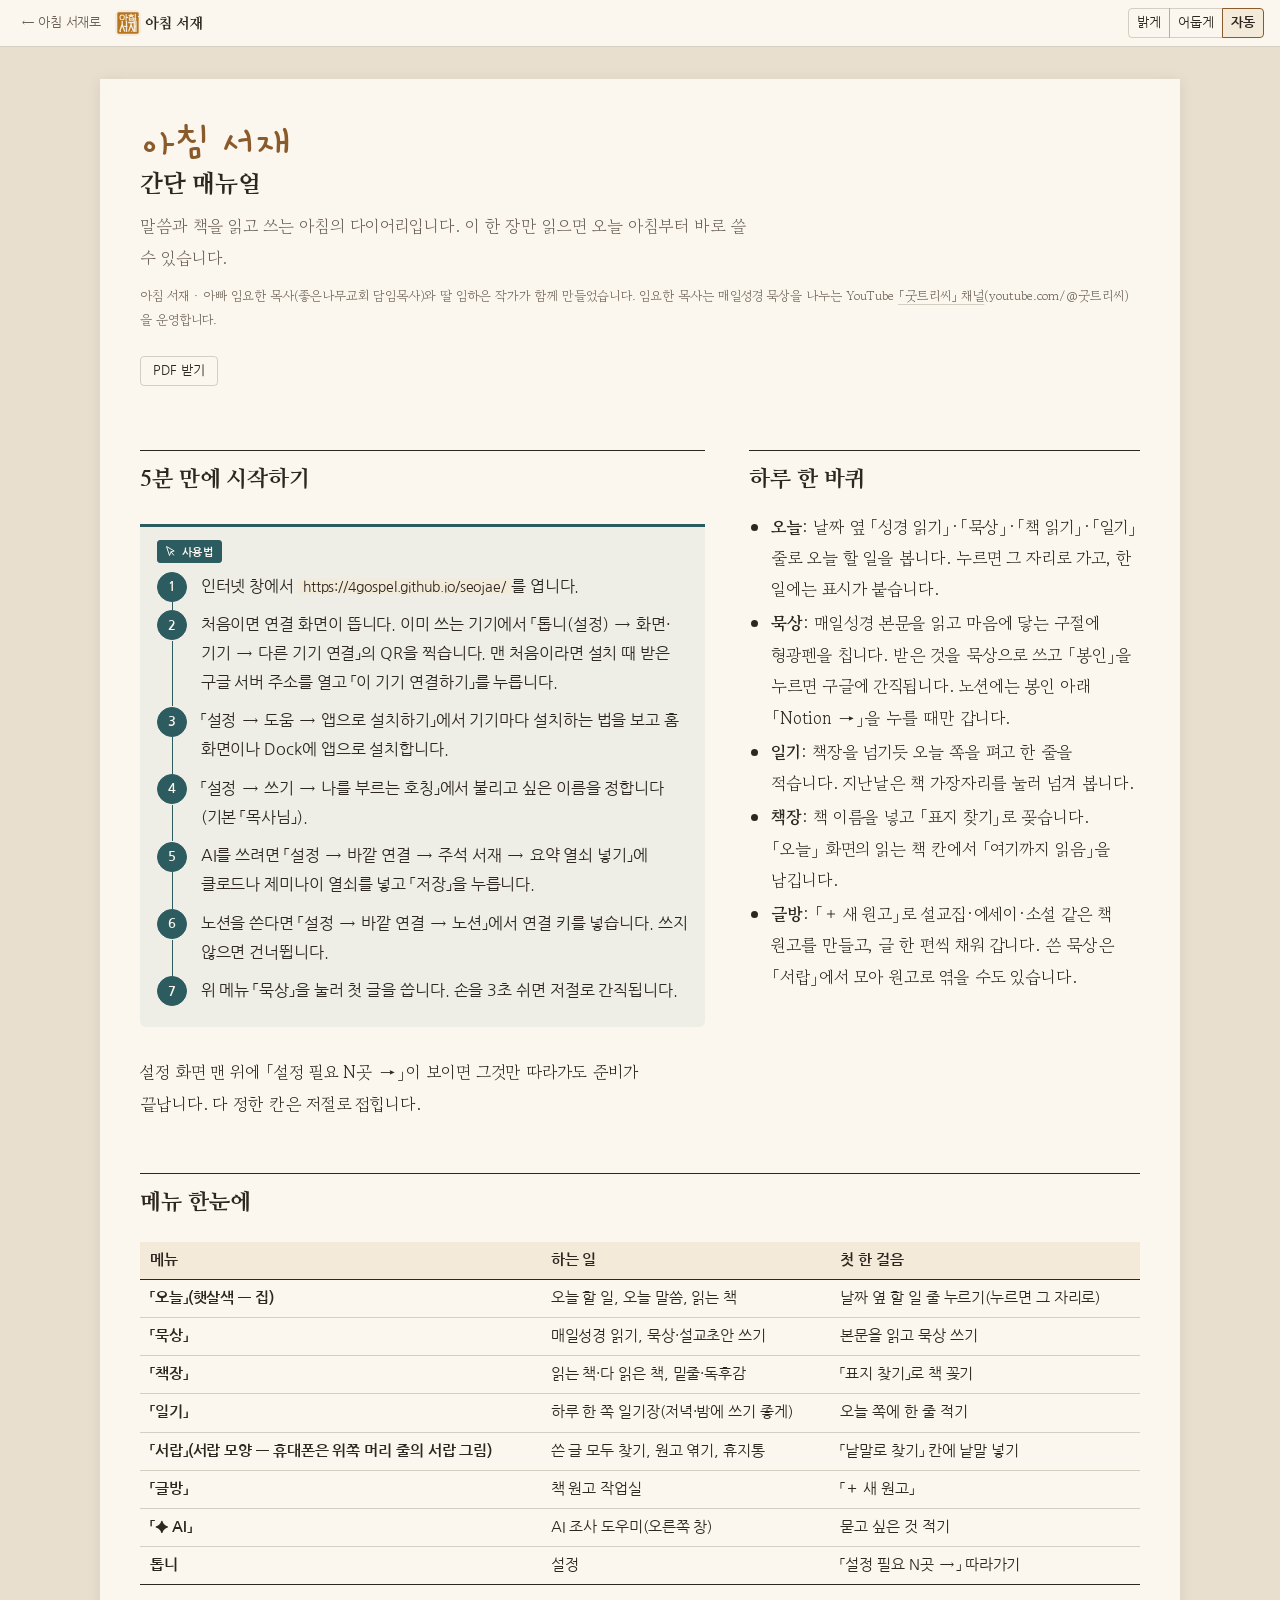
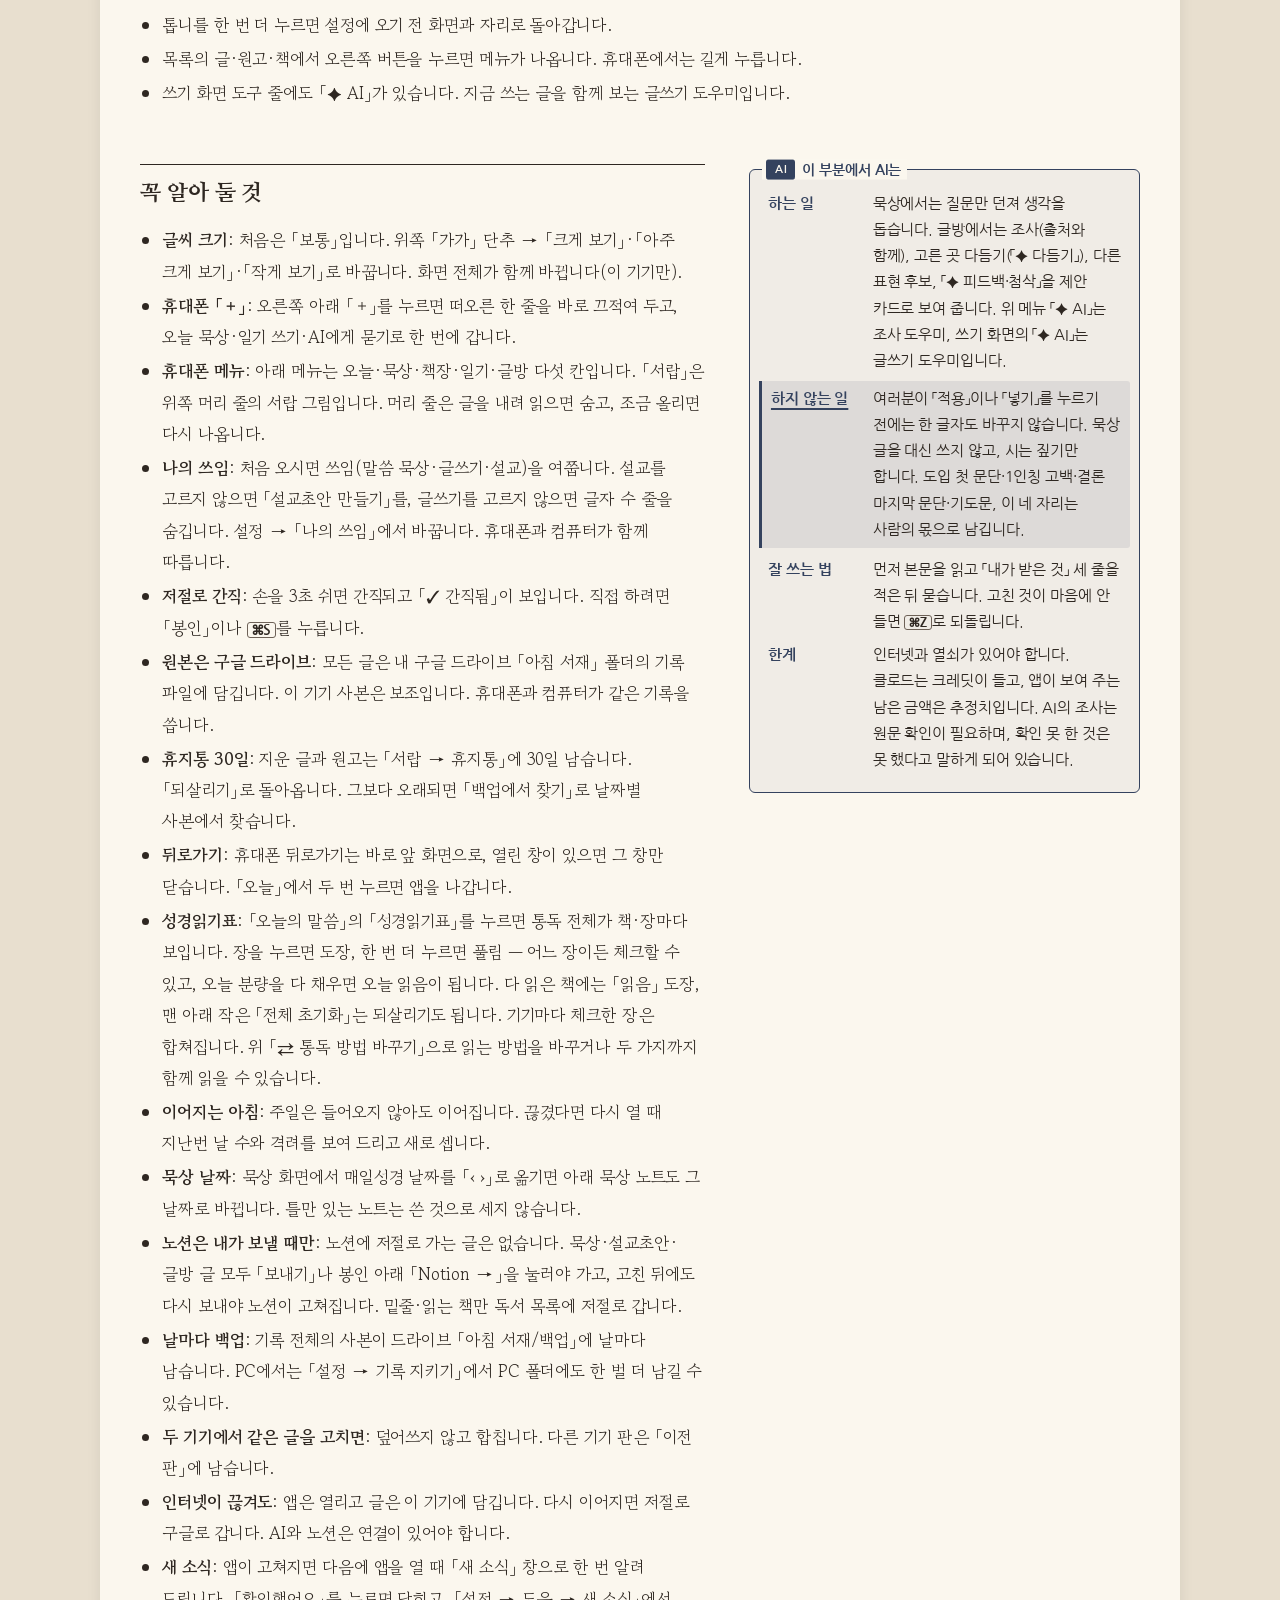
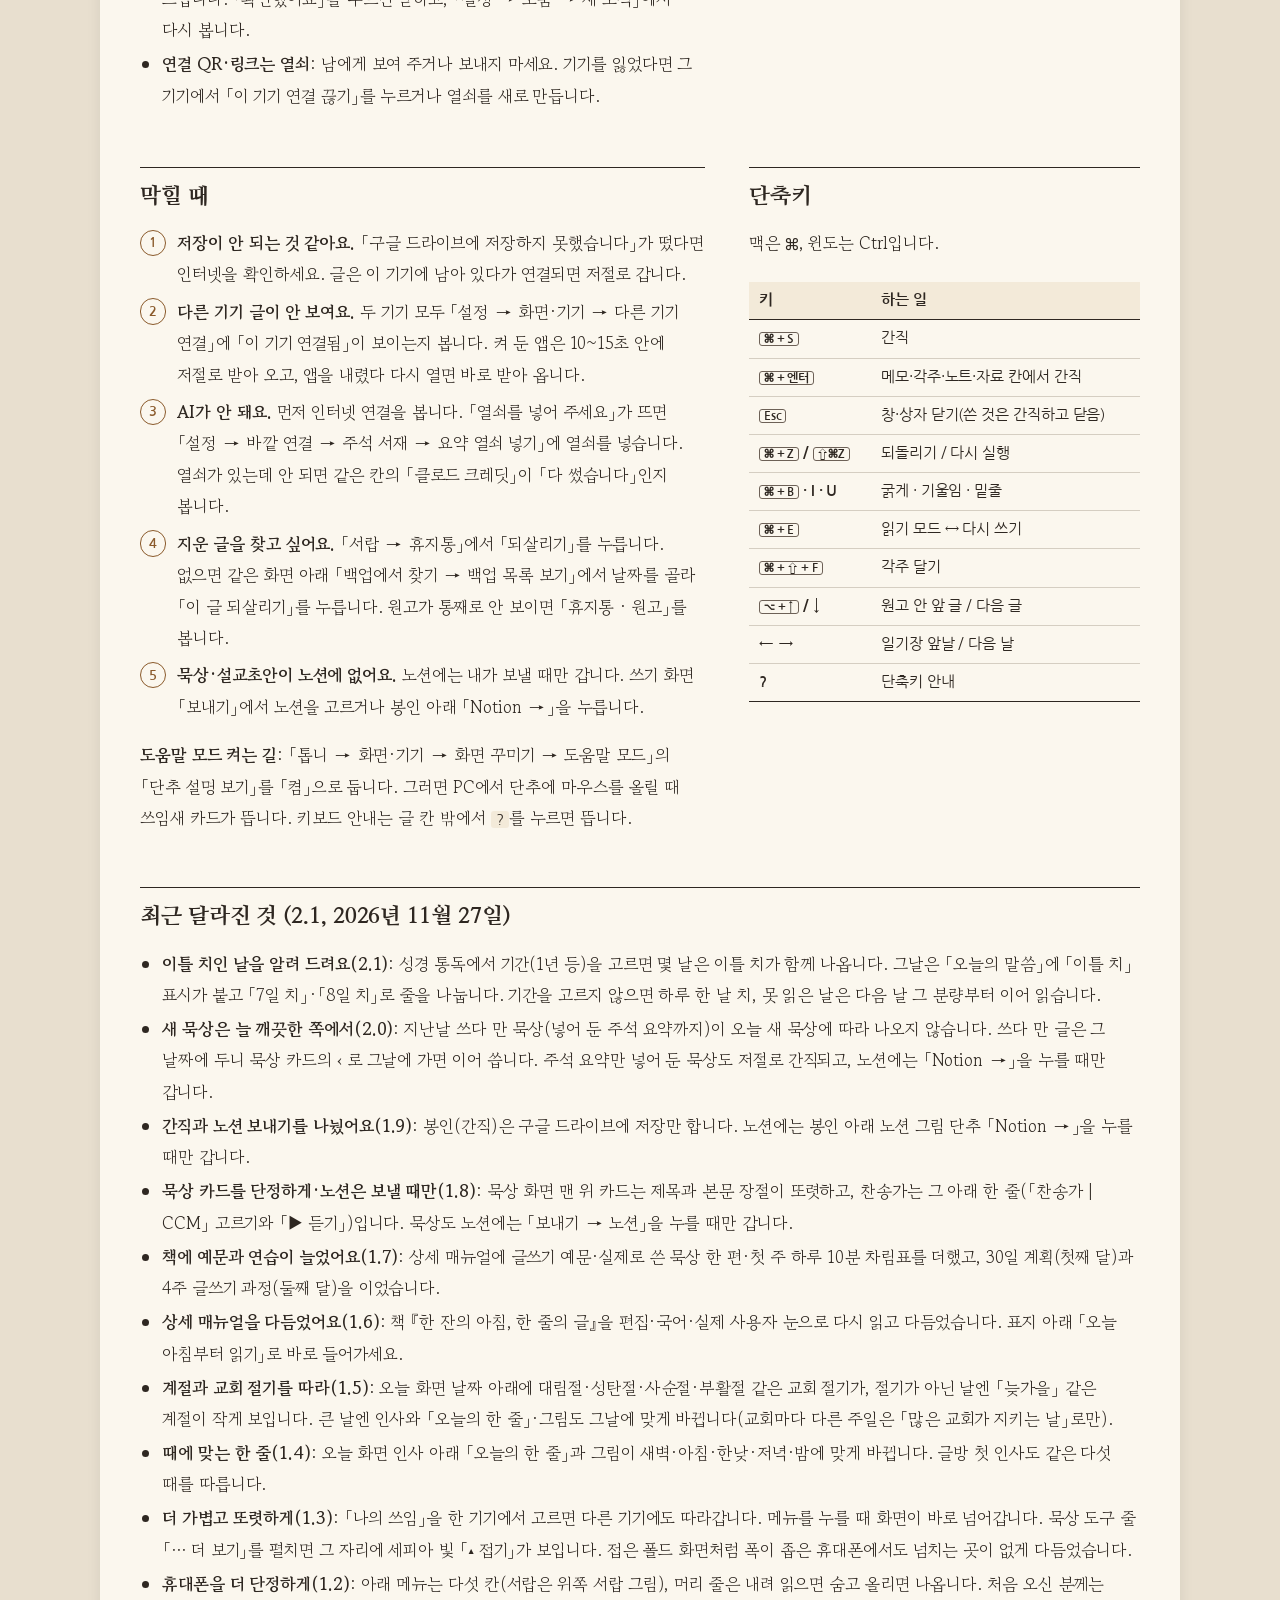
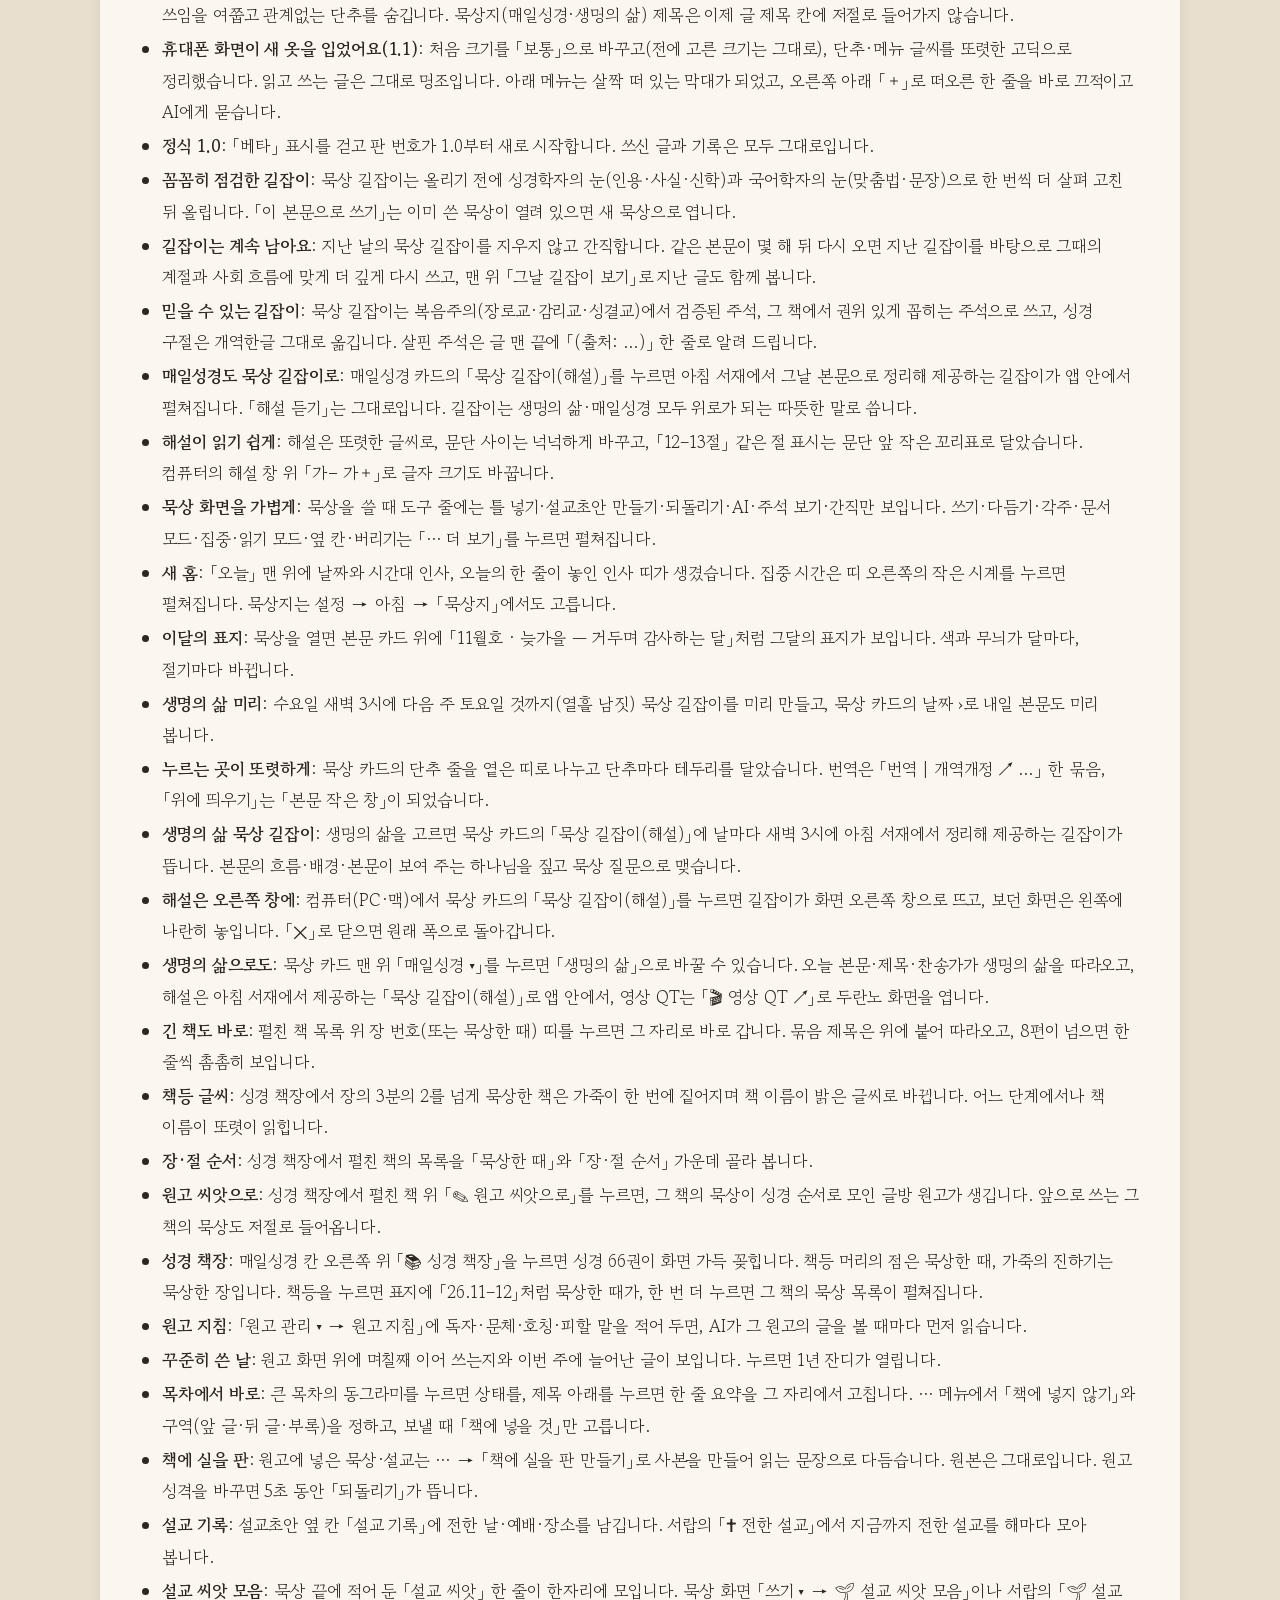
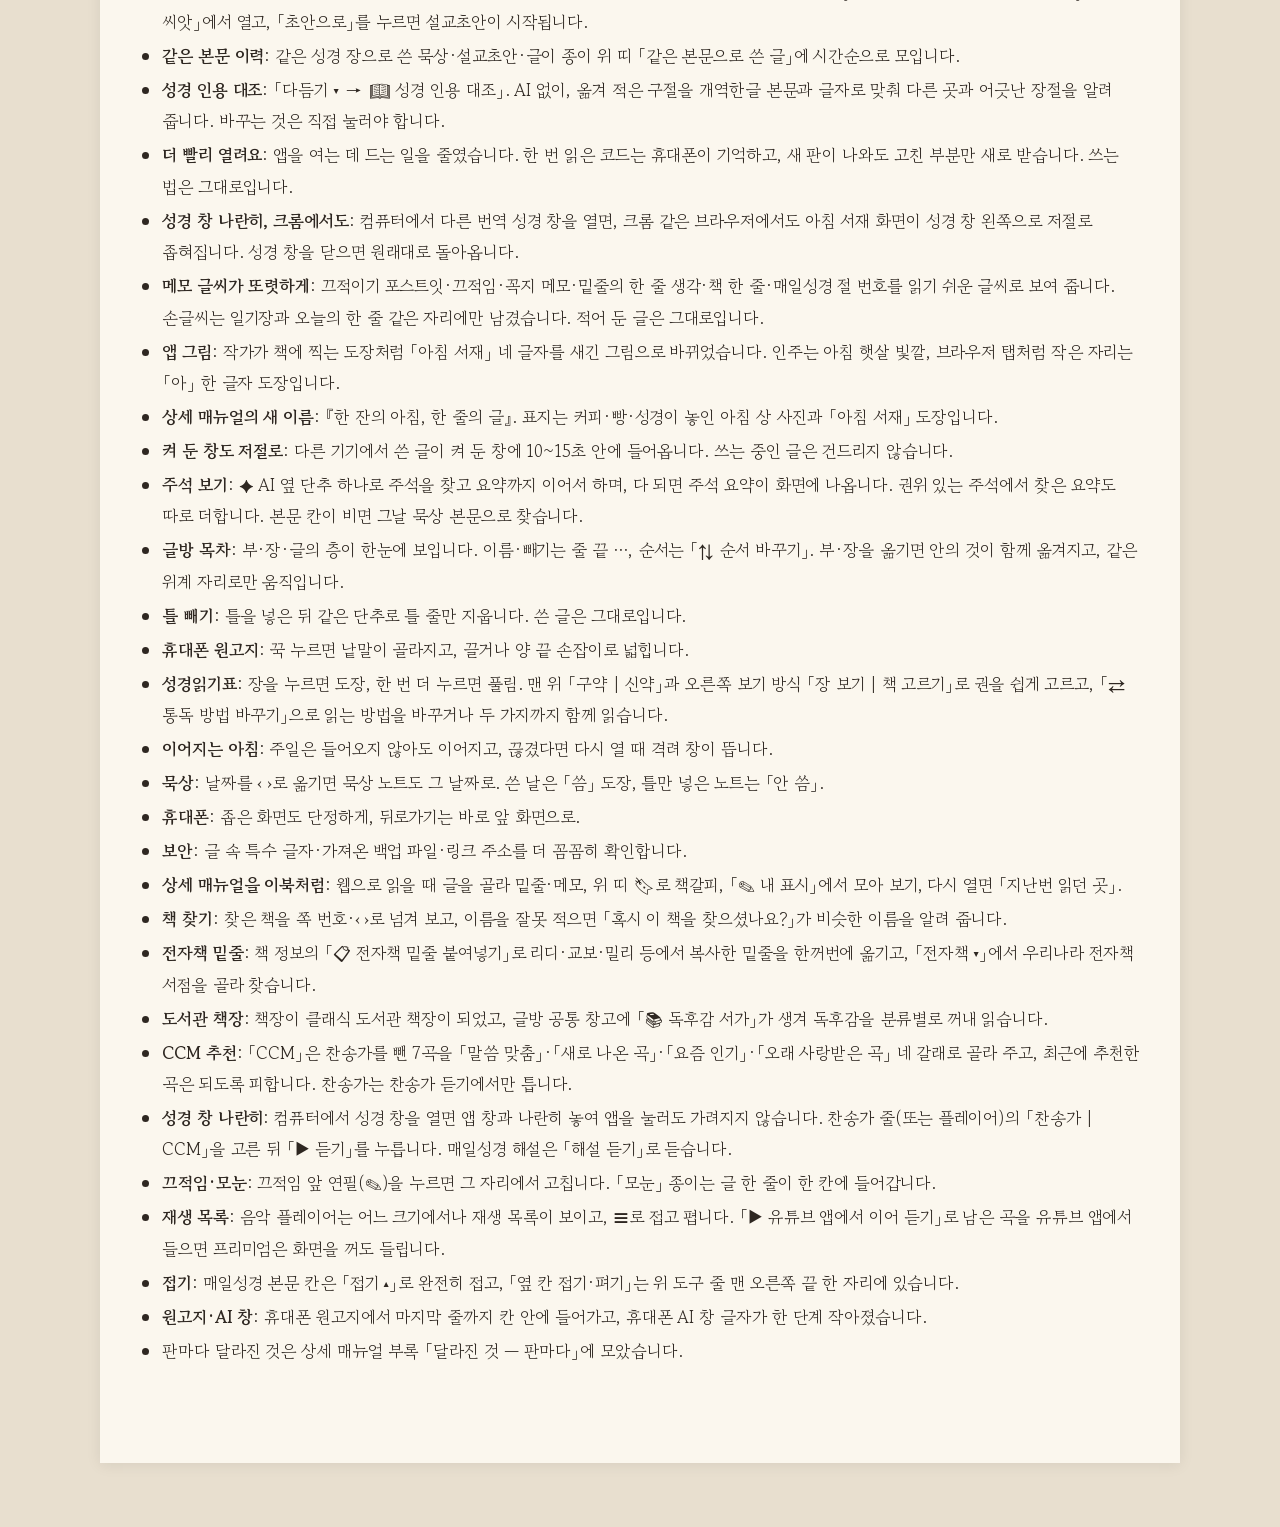
<file: manual/quick.html>
<!doctype html>
<html lang="ko">
<head>
<meta charset="utf-8">
<meta name="viewport" content="width=device-width, initial-scale=1">
<title>아침 서재 간단 매뉴얼</title>
<meta name="description" content="아침 서재 앱을 처음 쓰는 분을 위한 한 장 안내">
<link rel="preconnect" href="https://fonts.googleapis.com">
<link rel="preconnect" href="https://fonts.gstatic.com" crossorigin>
<link rel="stylesheet" href="https://fonts.googleapis.com/css2?family=Gowun+Batang:wght@400;700&amp;family=Nanum+Gothic:wght@400;700&amp;family=Nanum+Myeongjo:wght@700;800&amp;family=Gamja+Flower&amp;display=swap">
<link rel="stylesheet" href="https://fonts.googleapis.com/css2?family=Noto+Sans+Symbols+2&amp;family=Noto+Sans+Symbols&amp;family=Noto+Sans+Math&amp;family=Noto+Emoji&amp;family=Noto+Serif+KR&amp;text=%C2%B2%C2%B7%C2%B9%C3%97%E2%80%93%E2%80%94%E2%80%98%E2%80%99%E2%80%9C%E2%80%9D%E2%80%A6%E2%80%B9%E2%80%BA%E2%85%A0%E2%86%90%E2%86%91%E2%86%92%E2%86%93%E2%86%94%E2%86%97%E2%86%B6%E2%86%B7%E2%86%BA%E2%86%BB%E2%87%84%E2%87%85%E2%87%A7%E2%88%92%E2%88%98%E2%89%A1%E2%8A%95%E2%8B%AE%E2%8B%AF%E2%8C%82%E2%8C%95%E2%8C%98%E2%8C%A5%E2%91%A0%E2%91%A1%E2%91%A2%E2%91%A3%E2%91%A4%E2%91%A5%E2%91%A6%E2%96%A0%E2%96%A1%E2%96%A3%E2%96%B2%E2%96%B4%E2%96%B6%E2%96%BE%E2%97%86%E2%97%8B%E2%97%8E%E2%97%8F%E2%98%85%E2%98%B0%E2%99%AA%E2%9B%B6%E2%9C%82%E2%9C%8E%E2%9C%90%E2%9C%93%E2%9C%95%E2%9C%9D%E2%9C%A6%E2%9C%BA%E2%A4%A2%E2%A7%89%E2%AC%86%E3%80%8C%E3%80%8D%E3%80%8E%E3%80%8F%E3%80%94%E3%80%95%E4%BD%9C%E5%95%86%E5%A4%9A%E6%8A%84%E6%8E%A8%E6%95%B2%E6%9B%B8%E8%AE%80%E9%87%8F%EF%BC%8B%F0%9F%8C%B1%F0%9F%8E%AC%F0%9F%93%8B%F0%9F%93%96%F0%9F%93%9A%F0%9F%94%92%F0%9F%94%96&amp;display=swap">
<link rel="icon" type="image/svg+xml" href="[data-uri]">
<style>
:root{--paper:#fbf7ee;--desk:#e8dfcf;--paper-2:#f3ead9;--ink:#2e2721;--ink-soft:#6d6157;--sepia:#8a5a2b;--ai:#34425e;--ai-wash:rgba(52,66,94,.055);--ai-wash2:rgba(52,66,94,.10);--warn:#7a2e3a;--line:rgba(80,60,40,.22);--tape-a:rgba(214,170,120,.55);--use:#2c5b60;--use-wash:rgba(44,91,96,.06);--eye-wash:rgba(138,90,43,.06);--les:#5a3e69;--les-wash:rgba(90,62,105,.045);--les-fold:rgba(90,62,105,.28);--grow:#3b6a33;--why:#76591a;--memo:#fbf0bf;--memo-line:#b8952a;--memo-ink:#5f4a0e;--shade:rgba(0,0,0,.08);--scrim:rgba(30,22,15,.38);--serif:"Gowun Batang","Noto Sans Symbols 2","Noto Sans Symbols","Noto Sans Math","Noto Emoji","Noto Serif KR",serif;--title:"Nanum Myeongjo","Noto Sans Symbols 2","Noto Sans Symbols","Noto Sans Math","Noto Emoji","Noto Serif KR",serif;--sans:"Nanum Gothic","Noto Sans Symbols 2","Noto Sans Symbols","Noto Sans Math","Noto Emoji","Noto Serif KR",sans-serif;--hand:"Gamja Flower","Noto Sans Symbols 2","Noto Sans Symbols","Noto Sans Math","Noto Emoji","Noto Serif KR",cursive;color-scheme:light}
@media (prefers-color-scheme:dark){:root:not([data-theme="light"]){--paper:#29231d;--desk:#1a1612;--paper-2:#231e19;--ink:#ece2d2;--ink-soft:#b7a993;--sepia:#d9a466;--ai:#a9b8d6;--ai-wash:rgba(169,184,214,.07);--ai-wash2:rgba(169,184,214,.13);--warn:#e09aa6;--line:rgba(236,226,210,.14);--tape-a:rgba(190,150,100,.35);--use:#8cc6ca;--use-wash:rgba(140,198,202,.07);--eye-wash:rgba(217,164,102,.07);--les:#cbb0dc;--les-wash:rgba(203,176,220,.05);--les-fold:rgba(203,176,220,.3);--grow:#a3d394;--why:#e2c47a;--memo:rgba(232,200,90,.13);--memo-line:#a88a3a;--memo-ink:#ecd48c;--shade:rgba(0,0,0,.4);--scrim:rgba(0,0,0,.55);color-scheme:dark}}
:root[data-theme="dark"]{--paper:#29231d;--desk:#1a1612;--paper-2:#231e19;--ink:#ece2d2;--ink-soft:#b7a993;--sepia:#d9a466;--ai:#a9b8d6;--ai-wash:rgba(169,184,214,.07);--ai-wash2:rgba(169,184,214,.13);--warn:#e09aa6;--line:rgba(236,226,210,.14);--tape-a:rgba(190,150,100,.35);--use:#8cc6ca;--use-wash:rgba(140,198,202,.07);--eye-wash:rgba(217,164,102,.07);--les:#cbb0dc;--les-wash:rgba(203,176,220,.05);--les-fold:rgba(203,176,220,.3);--grow:#a3d394;--why:#e2c47a;--memo:rgba(232,200,90,.13);--memo-line:#a88a3a;--memo-ink:#ecd48c;--shade:rgba(0,0,0,.4);--scrim:rgba(0,0,0,.55);color-scheme:dark}

.sr{position:absolute!important;width:1px;height:1px;overflow:hidden;clip:rect(0 0 0 0);white-space:nowrap}
.ico{display:inline-block;width:1.2em;height:1.2em;vertical-align:-.24em;flex:none}
.ico svg{width:100%;height:100%;display:block}
kbd{font-family:var(--sans);font-weight:700;font-size:.85em;border:1px solid var(--ink-soft);border-radius:3px;padding:0 .3em;white-space:nowrap;line-height:1.3}
code{font-family:var(--sans);font-size:.86em;overflow-wrap:anywhere}
.arr{margin:0 .15em}
.lbl-in{font-family:var(--sans);font-weight:700;font-size:.8em;color:var(--sepia);margin-right:.45em;letter-spacing:.03em}
p.summary{font-size:1.02em}
p.minihead{font-family:var(--title);font-weight:700;margin:1.6em 0 .5em;break-after:avoid}
.sp-head{display:flex;flex-wrap:wrap;align-items:center;gap:.25em .45em;margin:0 0 .55em}
.sp-tag{display:inline-flex;align-items:center;gap:.35em;font-family:var(--sans);font-weight:700;font-size:.74em;letter-spacing:.05em;line-height:1.25;padding:.3em .7em .3em .55em;border-radius:3px;border:1px solid currentColor;white-space:nowrap}
.sp-by{font-family:var(--sans);font-size:.78em;color:var(--ink-soft);letter-spacing:.02em}
.sp-label,.sp-h{display:flex;align-items:center;gap:.4em;font-family:var(--sans);font-weight:700;font-size:.9em;letter-spacing:.04em;line-height:1.5;margin:0 0 .55em}

/* 1 사용법 */
.usage{margin:1.9em 0;padding:.85em 1.1em .45em;border-top:3px solid var(--use);background:var(--use-wash);border-radius:0 0 6px 6px;font-family:var(--sans);font-size:.9em;line-height:1.78}
.usage .use-tag{background:var(--use);color:var(--paper);border-color:var(--use)}
.usage h4{font-family:var(--sans);font-weight:700;font-size:1.06em;line-height:1.5;margin:.15em 0 .55em;color:var(--ink)}
.usage .sp-h{color:var(--use);font-size:1em}
.usage p{margin-bottom:.6em}
ol.steps{list-style:none;padding:0;margin:.5em 0 1em;counter-reset:st}
ol.steps>li{position:relative;padding-left:2.2em;margin:0 0 .35em;counter-increment:st}
ol.steps>li::before{content:counter(st);position:absolute;left:0;top:.2em;width:1.99em;height:1.99em;display:flex;align-items:center;justify-content:center;border:1px solid var(--sepia);border-radius:50%;font-family:var(--sans);font-weight:700;font-size:.78em;line-height:1;color:var(--sepia);font-variant-numeric:tabular-nums}
ol.steps>li>p{margin:0 0 .3em}
.usage ol.steps>li{padding-left:2.7em;margin-bottom:.6em}
.usage ol.steps>li::before{width:2.25em;height:2.25em;font-size:.82em;top:.02em;background:var(--use);border-color:var(--use);color:var(--paper)}
.usage ol.steps>li:not(:last-child)::after{content:"";position:absolute;left:.92em;top:1.9em;bottom:-.6em;border-left:1.5px solid var(--use)}

/* 2 전문가의 눈 */
.eye{position:relative;margin:2.1em 0;padding:.85em 1.1em .35em 1.2em;border-left:4px solid var(--sepia);background:var(--eye-wash);border-radius:0 4px 4px 0}
.eye .eye-tag{color:var(--sepia)}
.eye h4{margin:.1em 0 .5em}
.eye p,.eye li{font-size:.97em;line-height:1.9}
.eye p.first::before{content:"\201C";float:left;font-family:var(--title);font-weight:800;font-size:2.7em;line-height:.85;color:var(--sepia);opacity:.4;margin:.02em .12em 0 -.04em}

/* 3 AI 상자 */
.ai{position:relative;margin:2.1em 0 1.6em;padding:1.4em 1.2em .85em;border:1px solid var(--ai);border-radius:6px;background:var(--ai-wash);font-family:var(--sans);font-size:.88em;line-height:1.75;color:var(--ink);text-align:left;box-decoration-break:clone;-webkit-box-decoration-break:clone}
.ai-head{position:absolute;top:0;left:.8em;transform:translateY(-52%);display:flex;align-items:center;background:var(--paper);padding:0 .4em 0 .3em;line-height:1.3}
.ai-tag{font-weight:700;font-size:.74em;letter-spacing:.12em;border:1px solid var(--ai);background:var(--ai);color:var(--paper);padding:.18em .55em .15em .65em;border-radius:2px}
.ai-title{font-weight:700;color:var(--ai);padding-left:.5em;font-size:.95em}
.ai dl{margin:0}
.ai-row{position:relative;padding-left:7em;margin:0 0 .45em}
.ai-row dt{position:absolute;left:0;top:0;width:6.2em;font-weight:700;color:var(--ai)}
.ai-row dd{margin:0}
.ai-row.no{background:var(--ai-wash2);border-left:3px solid var(--ai);margin:.25em -.6em .6em;padding:.35em .6em .35em 7.4em;border-radius:0 3px 3px 0}
.ai-row.no dt{left:.6em;top:.35em;text-decoration:underline;text-decoration-thickness:1.5px;text-underline-offset:.28em}
.ai p{margin:0 0 .4em}
.ai.rest{display:flex;align-items:baseline;gap:.7em;padding:.45em .6em;margin:1.5em 0;border:none;border-top:1px dotted var(--ai);border-bottom:1px dotted var(--ai);border-radius:0;background:none;font-size:.82em;line-height:1.65}
.ai.rest .ai-head{position:static;transform:none;background:none;padding:0;flex:none}
.ai.rest .ai-tag{background:none;color:var(--ai);border-style:dotted}
.ai.rest .ai-title{white-space:nowrap}
.ai.rest .ai-body{flex:1;min-width:0;color:var(--ink-soft)}
.ai.rest .ai-body p{margin:0}

/* 4 글쓰기 수업 */
.lesson{position:relative;margin:2.4em 0;padding:1.05em 1.3em .5em;border:3px double var(--les);border-radius:2px;background:var(--les-wash)}
.lesson::after{content:"";position:absolute;top:-3px;right:-3px;width:0;height:0;border-style:solid;border-width:0 1.5em 1.5em 0;border-color:transparent var(--paper) var(--les-fold) transparent}
.lesson .sp-h{color:var(--les);font-size:.95em;margin-bottom:.15em}
.lesson>p.sp-by{margin:0 0 .9em;font-size:.8em}
.lesson .chk-list,.lesson ul,.lesson ol.steps{list-style:none;padding-left:.1em}
.lesson .chk-list>li,.lesson ul>li,.lesson ol.steps>li{position:relative;padding-left:1.75em;margin:0 0 .35em}
.lesson .chk-list>li::before,.lesson ul>li::before,.lesson ol.steps>li::before,.lesson p.chk::before{content:"";position:absolute;left:.12em;top:.48em;width:.82em;height:.82em;border:1.4px solid var(--les);border-radius:2px;background:none;font-size:1em;display:block}
.lesson p.chk{position:relative;padding-left:1.75em}
.chap-tag{display:flex;align-items:center;gap:.35em;width:max-content;font-family:var(--sans);font-weight:700;font-size:.5em;letter-spacing:.06em;color:var(--les);border:3px double var(--les);padding:.25em .7em;margin:0 0 .7em}

/* 5 고치기 전 → 고친 뒤 */
figure.ba{margin:1.6em 0;padding:0}
.ba-row{padding:.55em .95em .6em;border-radius:3px}
.ba-row.before{border:1.5px dotted var(--ink-soft);color:var(--ink-soft)}
.ba-row.after{border:1.5px solid var(--ink);color:var(--ink)}
.ba-row.after2{border-width:2.5px}
.ba-lbl{display:block;font-family:var(--sans);font-weight:700;font-size:.72em;letter-spacing:.08em;margin-bottom:.1em}
.ba-row.after .ba-lbl{color:var(--sepia)}
.ba-note{font-weight:400;letter-spacing:0;margin-left:.35em}
.ba-txt p{margin:0 0 .4em}
.ba-txt p:last-child{margin:0}
.ba-arrow{display:block;padding:.1em 0 .1em 1em;color:var(--sepia);font-family:var(--sans);font-weight:700;line-height:1.3}

/* 6 오늘의 연습 */
.practice{position:relative;margin:2.3em 0 1.6em;padding:16px 20px 14px;background-color:var(--paper-2);background-image:repeating-linear-gradient(to bottom,transparent 0,transparent calc(var(--lh) - 1px),var(--line) calc(var(--lh) - 1px),var(--line) var(--lh));background-position:0 calc(16px + var(--lh) * 1.25);border-radius:4px;border:1px solid var(--line);border-top:none;line-height:var(--lh)}
.practice-h{font-family:var(--hand);font-weight:400;font-size:1.53em;line-height:calc(var(--lh) * 1.25);color:var(--sepia);margin:0;letter-spacing:0}
.practice p,.practice li{margin:0;line-height:var(--lh)}
.practice ul,.practice ol{margin:0}
.practice ul{list-style:disc;padding-left:1.3em}
.practice ul>li{padding-left:0}
.practice ul>li::before{display:none}
.practice .tbl{background:var(--paper-2);margin:.3em 0}
.practice-lines{display:none}

/* 7 기대 효과 */
.effect{margin:1.9em 0;padding:.1em 0}
.effect .sp-label,.effect .sp-h{color:var(--grow)}
.effect ul,.effect ol{list-style:none;padding-left:0;margin:0 0 .6em}
.effect li,.effect>p{position:relative;padding-left:1.75em;margin:0 0 .35em}
.effect li::before,.effect>p::before{content:"";position:absolute;left:.45em;top:.32em;width:.4em;height:.78em;border:solid var(--grow);border-width:0 .17em .17em 0;transform:rotate(40deg);border-radius:0;background:none}
.effect>p.sp-label{padding-left:0}
.effect>p.sp-label::before{display:none}

/* 8 팁·주의 */
.note{margin:1.5em 0;padding:.7em 1em .65em;font-size:.95em}
.note>p:last-child,.note>ul:last-child,.note>ol:last-child{margin-bottom:0}
.note ul,.note ol{padding-left:1.25em;margin:.2em 0}
.note.tip{background:var(--memo);border:1px dashed var(--memo-line);border-radius:2px;box-shadow:0 1px 3px var(--shade)}
.note.warn{border:1.5px solid var(--warn);border-left-width:5px}
.lbl{display:inline-flex;align-items:center;gap:.3em;font-family:var(--sans);font-weight:700;font-size:.82em;letter-spacing:.04em;margin-right:.5em;vertical-align:.05em}
.tip .lbl,.note-h{color:var(--memo-ink)}
.warn .lbl{color:var(--warn)}
.note-h{display:flex;align-items:center;gap:.35em;font-family:var(--sans);font-weight:700;font-size:.82em;margin:0 0 .3em}
.bang{display:inline-flex;justify-content:center;align-items:center;width:1.4em;height:1.4em;border-radius:50%;background:var(--warn);color:var(--paper);font-weight:700;font-size:.92em;line-height:1}

/* 9 작가에게 왜 필요한가 */
.why{margin:2.1em 0}
.why .sp-h{color:var(--why);border-top:1px solid var(--why);border-bottom:1px solid var(--why);padding:.4em .2em;font-size:.85em;letter-spacing:.07em;margin-bottom:.8em}

/* 표 */
.tbl{margin:1.4em 0;max-width:100%;overflow-x:auto}
table{border-collapse:collapse;width:100%;font-family:var(--sans);font-size:.853em;line-height:1.6;text-align:left}
th,td{padding:7px 10px;text-align:left;vertical-align:top;border-bottom:.5px solid var(--line)}
thead th{background:var(--paper-2);border-bottom:1.2px solid var(--ink);font-weight:700}
tbody tr:last-child td{border-bottom:1px solid var(--ink)}
tbody td:first-child{font-weight:700}

/* 그림 */
figure.fig{margin:1.7em 0}
.fig-media{background:#fff;border:1px solid var(--line);border-radius:4px;padding:6px;text-align:center}
.fig-media img,.fig-media svg{max-width:100%;height:auto;display:block;margin:0 auto}
.fig-media.svg{background:none;border:none;padding:0;border-radius:0}
.fig-media.svg svg{width:100%}
.fig-media .sd,.fig-media .sd .g,.fig-media .sd text{font-family:var(--sans)!important}
.fig-media .sd .m{font-family:var(--title)!important}
.fig-missing{border:1px dashed var(--line);padding:2em 1em;color:var(--ink-soft);font-family:var(--sans);font-size:.8em;text-align:center}
figure.fig figcaption{font-family:var(--sans);font-size:.765em;line-height:1.5;color:var(--ink-soft);margin-top:.55em;letter-spacing:.02em}
.fig-no{font-weight:700;color:var(--ink);margin-right:.2em}
blockquote{margin:1.2em 0;padding:.1em 0 .1em 1em;border-left:1px solid var(--line);color:var(--ink-soft)}
hr{border:0;border-top:1px solid var(--line);width:3em;margin:3em 0}

*,*::before,*::after{box-sizing:border-box}
html{-webkit-text-size-adjust:100%;scroll-behavior:smooth;scroll-padding-top:60px;font-size:17px}
body{margin:0;background:var(--paper);color:var(--ink);font-family:var(--serif);font-size:17px;line-height:1.85;letter-spacing:-.005em;word-break:keep-all;overflow-wrap:anywhere;line-break:strict;text-align:left;--lh:31.45px}
@media (max-width:599px){html{font-size:16px}body{font-size:16px;line-height:1.8;--lh:28.8px}}
@media (prefers-reduced-motion:reduce){html{scroll-behavior:auto}*,*::before,*::after{transition:none!important;animation:none!important}}
p{margin:0 0 .9em}
ul,ol{padding-left:1.3em;margin:0 0 1em}
li{margin:.15em 0}
a{color:inherit;text-decoration-color:var(--line);text-underline-offset:.2em}
a:hover{text-decoration-color:var(--sepia)}
:focus-visible{outline:2px solid var(--sepia);outline-offset:2px;border-radius:2px}
img,svg{max-width:100%}
h1,h2,h3,h4{font-family:var(--title);color:var(--ink);text-wrap:pretty}
h4{font-weight:700;font-size:20px;line-height:1.5;margin:2.2em 0 .6em}
code{background:var(--paper-2);padding:.05em .35em;border-radius:3px}
.practice::before{content:"";position:absolute;top:-8px;left:28px;width:58px;height:16px;background:var(--tape-a);transform:rotate(-3deg)}
.sr{position:absolute!important;width:1px;height:1px;overflow:hidden;clip:rect(0 0 0 0);white-space:nowrap}
.skip{position:absolute;left:-9999px;top:0}
.skip:focus{left:8px;top:8px;z-index:100;background:var(--paper);padding:6px 10px;border:1px solid var(--sepia)}
.btn{font:inherit;color:var(--ink);background:transparent;border:1px solid var(--line);border-radius:4px;padding:3px 10px;cursor:pointer;min-height:30px;line-height:1.4}
.btn:hover{border-color:var(--sepia)}
.theme{display:flex;flex:none}
.theme .btn{border-radius:0;margin-left:-1px;padding:3px 8px}
.theme .btn:first-child{border-radius:4px 0 0 4px;margin-left:0}
.theme .btn:last-child{border-radius:0 4px 4px 0}
.theme .btn[aria-pressed="true"]{background:var(--paper-2);border-color:var(--sepia);font-weight:700;position:relative}
.back{font-family:var(--sans);font-size:13px;line-height:1.4;text-decoration:none;color:var(--ink-soft);white-space:nowrap;padding:4px 6px;border-radius:4px;flex:none}
.back:hover{color:var(--ink);background:var(--paper-2)}
.pdf-dl{margin:1.2em 0 0}
.pdf-dl a.btn{font-family:var(--sans);font-size:13px;text-decoration:none;display:inline-block;padding:5px 12px}
@media (max-width:420px){body.deploy.detail .top-logo{display:none}}
@media (max-width:480px){body.detail .top-logo{display:none}}
.fig-media[role="button"]{cursor:zoom-in}
#lightbox{position:fixed;inset:0;z-index:90;background:rgba(0,0,0,.82);display:none;align-items:center;justify-content:center;padding:16px;cursor:zoom-out}
#lightbox.show{display:flex}
#lightbox .lb-in{max-width:min(1400px,100%);max-height:100%;overflow:auto;background:#fff;border-radius:4px;padding:8px}
#lightbox img,#lightbox svg{display:block;max-width:100%;max-height:calc(100vh - 56px);width:auto;height:auto}
#lightbox svg{width:min(1300px,92vw)}
@media (max-width:599px){.usage,.eye,.lesson,.note{padding-left:14px;padding-right:14px}.ai{padding:1.4em 14px .8em}.practice{padding:14px 14px 12px}}
@media (max-width:479px){.ai-row{padding-left:0}.ai-row dt{position:static;width:auto}.ai-row.no{margin:.25em -.4em .6em;padding:.35em .6em}.ai-row.no dt{display:inline-block}.ai.rest{display:block}.ai.rest .ai-head{margin-bottom:.15em}}
@media (max-width:599px){
 .tbl.cards{overflow:visible}
 table.cards thead{position:absolute;width:1px;height:1px;overflow:hidden;clip:rect(0 0 0 0)}
 table.cards,table.cards tbody,table.cards tr,table.cards td{display:block;width:100%}
 table.cards tr{border-top:1.2px solid var(--ink);padding:6px 0 8px}
 table.cards tbody tr:last-child{border-bottom:1px solid var(--ink)}
 table.cards td{border:none;padding:2px 4px}
 table.cards td::before{content:attr(data-label);display:block;font-weight:700;font-size:.8em;color:var(--ink-soft);letter-spacing:.02em}
 table.cards tbody td:first-child{font-size:1.05em}
 table.cards tbody td:first-child::before{display:none}
}

.top-logo{display:flex;align-items:center}
.top-logo .logo{height:26px;width:auto;display:block}
.top-left{display:flex;align-items:center;gap:8px;min-width:0}
.s-top{position:sticky;top:0;z-index:20;display:flex;justify-content:space-between;align-items:center;padding:8px 16px;background:var(--paper);border-bottom:1px solid var(--line);font-family:var(--sans);font-size:13px}
.sheet{max-width:1080px;margin:0 auto;padding:40px 40px 80px}
@media (min-width:1280px){body{background:var(--desk)}.sheet{background:var(--paper);box-shadow:0 2px 14px var(--shade);margin:32px auto 64px}}
.s-head{margin:0 0 2.2em}
.s-head h1{margin:0;font-weight:400;line-height:1.1}
.s-head .hand{display:block;font-family:var(--hand);font-size:44px;color:var(--sepia);line-height:1.1}
.s-head .s-sub{display:block;font-family:var(--title);font-weight:800;font-size:24px;letter-spacing:-.01em;margin-top:.2em}
.s-head .s-lead{margin:.7em 0 0;color:var(--ink-soft);max-width:36em}
.s-head .s-maker{margin:.8em 0 0;font-size:13px;color:var(--ink-soft)}
.grid{display:grid;grid-template-columns:repeat(12,minmax(0,1fr));gap:12px 44px;align-items:start}
.grid>section{min-width:0}
.c7{grid-column:span 7}.c5{grid-column:span 5}.c12{grid-column:span 12}.c6{grid-column:span 6}.c4{grid-column:span 4}.c8{grid-column:span 8}
@media (max-width:959px){.grid{grid-template-columns:minmax(0,1fr);column-gap:0}.grid>section{grid-column:1/-1}}
h2.s-h{font-weight:800;font-size:22px;line-height:1.4;margin:1.2em 0 .7em;padding-top:.6em;border-top:1.5px solid var(--ink)}
.s-first .usage ol.steps>li{font-size:1.06em}
@media (max-width:599px){.sheet{padding:24px 16px 56px}.s-head .hand{font-size:40px}}
:root[data-theme="dark"] .logo .lg-text{fill:#ece2d2}
@media (prefers-color-scheme:dark){:root:not([data-theme="light"]) .logo .lg-text{fill:#ece2d2}}

</style>
</head>
<body class="simple deploy">
<div class="s-top"><span class="top-left"><a class="back" href="../">← 아침 서재로</a><span class="top-logo"><svg class="logo " role="img" aria-label="아침 서재" xmlns="http://www.w3.org/2000/svg" viewBox="0 0 1228 360"><defs><filter id="lg2-sw" x="-6%" y="-6%" width="112%" height="112%"><feTurbulence type="fractalNoise" baseFrequency=".045" numOctaves="3" seed="11"/><feDisplacementMap in="SourceGraphic" scale="6" xChannelSelector="R" yChannelSelector="G"/></filter><filter id="lg2-se" x="0" y="0" width="100%" height="100%"><feTurbulence type="fractalNoise" baseFrequency=".07" numOctaves="4" seed="4" result="n"/><feColorMatrix in="n" type="matrix" values="0 0 0 0 0 0 0 0 0 0 0 0 0 0 0 -60 0 0 0 47.5" result="m"/><feComposite in="SourceGraphic" in2="m" operator="in"/></filter></defs><g transform="scale(0.703125)"><rect width="512" height="512" rx="112" fill="#f4ecdc"/><g filter="url(#lg2-sw)"><g filter="url(#lg2-se)"><rect x="46" y="46" width="420" height="420" rx="29" fill="#b8741f"/><path d="M137.9 100.1H143.3A37.9 28.8 0 0 1 181.2 128.9V163.2A37.9 28.8 0 0 1 143.3 192.0H137.9A37.9 28.8 0 0 1 100.0 163.2V128.9A37.9 28.8 0 0 1 137.9 100.1ZM219.1 87.7V203.0M219.1 145.3H244.4" fill="none" stroke="#f4ecdc" stroke-width="21.2" stroke-linecap="square" stroke-linejoin="miter"/><path d="M316.4 85.0V94.6M276.6 105.5H357.9M317.3 105.5L276.6 149.4M317.3 105.5L357.9 149.4M399.4 86.3V159.1M283.9 171.4H406.6V203.0H283.9Z" fill="none" stroke="#f4ecdc" stroke-width="21.2" stroke-linecap="square" stroke-linejoin="miter"/><path d="M141.5 232.0V281.3L96.3 413.4M141.5 281.3L186.6 413.4M226.3 227.6V420.1M193.8 323.8H226.3" fill="none" stroke="#f4ecdc" stroke-width="26.2" stroke-linecap="square" stroke-linejoin="miter"/><path d="M273.0 245.5H359.7M316.4 245.5V285.8L273.0 411.1M316.4 285.8L359.7 411.1M379.6 227.6V420.1M379.6 323.8H410.2M412.0 227.6V420.1" fill="none" stroke="#f4ecdc" stroke-width="26.2" stroke-linecap="square" stroke-linejoin="miter"/></g></g></g><path class="lg-text" d="M485.7 128Q494.3 129.5 501.4 133.1Q508.6 136.6 513.7 141.8Q518.7 147.1 521.5 153.7Q524.2 160.2 524.2 167.6Q524.2 176.4 520.5 183.9Q516.8 191.5 510.2 196.9Q503.7 202.4 494.6 205.5Q485.5 208.6 475 208.6Q464.4 208.6 455.6 205.5Q446.7 202.4 440.2 196.9Q433.8 191.5 430.1 183.9Q426.4 176.4 426.4 167.6Q426.4 159.8 429.4 153Q432.4 146.1 437.8 140.9Q443.1 135.6 450.7 132.1Q458.2 128.6 467.2 127.6Q467.4 124.5 465.8 122.7Q464.2 120.9 459.2 119.4L463.5 112Q465.4 112.5 468.7 113.3Q472.1 114.1 475.7 114.9Q479.3 115.7 482.8 116.4Q486.3 117 488.7 117.6Q487.1 121.3 485.7 128ZM501.4 167Q501.4 161 499.2 155.8Q497.1 150.6 493.5 146.8Q490 143 485.3 140.8Q480.6 138.5 475.4 138.5Q470.1 138.5 465.5 140.8Q460.9 143 457.5 146.8Q454.1 150.6 452 155.8Q450 161 450 167Q450 173.3 452 178.4Q454.1 183.4 457.5 187.1Q460.9 190.7 465.5 192.7Q470.1 194.8 475.4 194.8Q480.6 194.8 485.3 192.7Q490 190.7 493.6 187.1Q497.2 183.4 499.3 178.4Q501.4 173.3 501.4 167ZM569.3 218.2Q569.3 224.3 569 232.2Q568.7 240.1 568.2 248.1Q567.8 256.1 567.3 263.3Q566.8 270.6 566.2 274.9L549 277.2Q548.6 274.1 548.3 268.7Q548 263.3 547.7 257.1Q547.4 250.8 547.3 244.4Q547.2 237.9 547.2 232.3V110.2Q547.2 104.5 541.8 100.9Q536.3 97.3 523.4 94L527.3 85.4Q532.2 86 538.4 87Q544.5 87.9 550.8 89.1Q557 90.3 562.6 91.3Q568.1 92.2 571.9 92.8Q571.3 94.6 570.9 97.5Q570.5 100.4 570.1 103.4Q569.7 106.3 569.5 108.5Q569.3 110.8 569.3 111V163.3Q573.6 162.9 578.9 162.4Q584.2 162 589.3 161.4Q594.5 160.8 599.3 160.1Q604.1 159.4 607.6 158.6L605.6 176.8Q602.7 176.6 598.3 176.6Q593.9 176.6 588.9 176.6Q584 176.6 578.9 176.6Q573.8 176.6 569.3 176.6Z M761.8 250.6Q764 250.2 765.8 250.1Q767.7 250 769.2 249.9L765.1 266.5Q758.5 265.9 749.2 265.7Q739.9 265.5 729.8 265.4Q719.6 265.3 709.5 265.5Q699.3 265.7 690.9 266.1Q690.5 267.2 690.1 268.9Q689.7 270.6 689.3 272.7L673.5 275.4Q672.4 271.1 671.8 268.2Q671.2 265.3 671 262.9Q670.8 260.6 670.8 258.6Q670.8 256.7 670.8 254.1L668.6 224.7Q668.2 221.1 667.9 219Q667.5 216.8 666.1 215.5Q664.7 214.1 662.1 213.1Q659.5 212.2 654.8 211L658.9 202.6Q671.6 204.1 685.2 204.7Q698.9 205.3 712.8 205.1Q726.6 204.9 740.5 204.1Q754.4 203.4 767.3 202.2Q766.5 206.9 765.7 213Q764.9 219.2 764.2 225.6Q763.6 232.1 763 238.6Q762.4 245.2 761.8 250.6ZM692.3 160Q703.4 168.2 714.1 174.1Q724.7 179.9 736.4 184.8L720.8 199.5Q711.4 192.6 701.8 184.3Q692.3 176 682.9 168.4Q668.6 180.7 652.8 189.5Q637 198.3 620.4 205.3L614.5 197.9Q626.1 192.4 636.8 185.3Q647.5 178.2 656.9 170Q666.3 161.8 674.2 152.6Q682.1 143.4 688.2 134Q682.5 134.2 676 134.6Q669.4 135 663.8 135.2Q661.8 135.2 658.2 135.6Q654.6 136 650.3 136.4Q646 136.8 641.8 137.4Q637.6 137.9 634.5 138.3L622.5 120.9Q624.9 121.3 629.2 121.8Q633.5 122.3 638.4 122.7Q643.2 123.1 647.9 123.4Q652.6 123.7 655.9 123.7Q663 123.7 670.5 123.4Q678 123.1 685.1 122.4Q692.3 121.7 698.9 120.8Q705.6 119.8 711.2 118.6L718.8 125.8Q713.2 135.6 706.5 144.1Q699.9 152.6 692.3 160ZM723.9 85.4Q728.4 86 734.5 87Q740.5 87.9 746.8 89.1Q753 90.3 758.8 91.3Q764.5 92.2 768.2 92.8Q767.9 94.6 767.6 97.5Q767.3 100.4 766.9 103.4Q766.5 106.3 766.3 108.5Q766.1 110.8 766.1 111V164.7Q766.1 168 765.7 172.7Q765.3 177.4 764.7 182.3Q764.1 187.2 763.6 191.4Q763 195.6 762.4 198.1L745.8 200.6Q745.4 198.5 745 195.3Q744.6 192 744.3 188.3Q744 184.6 743.9 181.1Q743.8 177.6 743.8 174.9V110.2Q743.8 104.5 738.1 100.9Q732.3 97.3 719.4 94ZM742.5 216.8Q736.4 216.6 729.6 216.6Q722.7 216.5 715.8 216.6Q708.9 216.8 702.4 217.1Q696 217.4 690.7 217.8L691.5 250.2V253.6Q703.2 253.4 716.5 252.9Q729.8 252.4 741.9 252ZM701.3 111.2Q698.1 111.2 694.1 111.2Q690.1 111.2 686.2 111.3Q682.3 111.4 678.7 111.5Q675.1 111.6 672.7 111.6Q671.4 111.6 668.6 111.8Q665.9 112 662.6 112.3Q659.3 112.5 655.9 112.8Q652.6 113.1 650.3 113.3L640.7 96.9Q643.1 97.5 647.2 98Q651.3 98.5 655.7 99Q660 99.5 664.1 99.7Q668.1 99.9 670.2 99.9Q672.4 99.9 676.6 99.6Q680.8 99.3 685.7 98.8Q690.7 98.3 695.9 97.6Q701.1 96.9 705.4 96.3Z M919.8 161.6Q930 171.9 943 183.1Q956 194.2 968.6 203.6L952.2 219.8Q943.5 209.2 933 196.7Q922.6 184.2 912.4 172.3Q902.4 186 889.4 198.7Q876.3 211.4 859.3 223.1L852.4 216.8Q863.8 207.9 873.2 197Q882.7 186.2 890.1 174.6Q897.6 162.9 902.8 151.2Q908.1 139.5 911 129Q911.6 127.2 911.6 126.2Q911.6 125.2 911.4 124.7Q911.2 124.1 911 123.7Q910.8 123.3 910.8 122.7Q909.9 120.8 906.2 118.6Q902.6 116.5 898.3 114.9L902.4 107.7Q906.3 108.6 911.3 110.1Q916.3 111.6 921.5 113.1Q926.7 114.7 931.5 116.2Q936.4 117.6 940.3 118.6Q932.5 141.8 919.8 161.6ZM985.2 165.5Q979.2 165.9 973 166.3Q966.9 166.6 961.2 167.2Q955.6 167.8 950.9 168.4Q946.2 169 943.1 169.6L934.3 152.2Q936.2 152.4 939.8 152.8Q943.5 153.2 947.6 153.5Q951.7 153.8 955.8 153.9Q959.9 154 962.8 154Q967.1 153.8 972.8 153.8Q978.6 153.8 985.2 153.4V110.2Q985.2 104.5 979.5 100.9Q973.7 97.3 960.8 94L965.3 85.4Q969.8 86 975.9 87Q981.9 87.9 988.2 89.1Q994.4 90.3 1000.2 91.3Q1006 92.2 1009.7 92.8Q1009.3 94.6 1008.9 97.5Q1008.5 100.4 1008.2 103.4Q1007.9 106.3 1007.6 108.5Q1007.3 110.8 1007.3 111V218.2Q1007.3 224.3 1007 232.2Q1006.7 240.1 1006.2 248.1Q1005.8 256.1 1005.1 263.3Q1004.4 270.6 1003.6 274.9L987 277.2Q986.6 274.1 986.3 268.7Q986 263.3 985.7 257.1Q985.4 250.8 985.3 244.4Q985.2 237.9 985.2 232.3Z M1161.7 167.4Q1164.8 167 1169.7 166.7Q1174.6 166.5 1177.5 166.3V110.2Q1177.5 107.3 1176.7 105Q1175.8 102.8 1173.4 100.8Q1171.1 98.9 1167 97.2Q1162.9 95.6 1156.4 94L1160.2 85.4Q1164.8 86 1170.6 87.1Q1176.4 88.1 1182 89.2Q1187.7 90.3 1193 91.4Q1198.2 92.4 1201.8 93.2Q1201.4 95 1201.1 97.9Q1200.8 100.8 1200.5 103.6Q1200.2 106.3 1200 108.5Q1199.8 110.8 1199.8 111V218.2Q1199.8 224.3 1199.5 232Q1199.2 239.7 1198.8 247.6Q1198.4 255.5 1197.9 262.7Q1197.3 270 1196.5 274.9L1179.5 277.2Q1179.1 273.5 1178.8 268.1Q1178.5 262.7 1178.2 256.6Q1177.9 250.4 1177.7 244.2Q1177.5 237.9 1177.5 232.3V179.1Q1174.4 179.3 1169.5 179.3Q1164.6 179.3 1161.7 179.5V211.2Q1161.7 217.2 1161.4 225Q1161.1 232.9 1160.6 240.8Q1160.2 248.7 1159.6 255.9Q1159 263.1 1158.2 268L1141.8 270.2Q1141.4 266.5 1141.1 261.1Q1140.8 255.7 1140.5 249.7Q1140.2 243.6 1140 237.4Q1139.8 231.1 1139.8 225.4V212.2L1127.1 223.5Q1120.9 214.7 1112.9 204.1Q1104.9 193.6 1097.1 184.4Q1086.1 197.3 1073.1 208.6Q1060.2 220 1044.9 230.5L1038.1 224.1Q1049.8 215.1 1060.1 204.1Q1070.3 193 1078.4 181.3Q1086.5 169.6 1092.3 157.8Q1098 145.9 1100.8 135.2Q1095.7 135.4 1091.2 135.5Q1086.7 135.6 1081.6 136Q1079.5 136.2 1075.9 136.6Q1072.3 137 1068.3 137.4Q1064.3 137.9 1060.4 138.5Q1056.4 139.1 1053.5 139.7L1042.2 120.9Q1044.9 121.5 1048.8 122.2Q1052.7 122.9 1057 123.4Q1061.3 123.9 1065.5 124.3Q1069.7 124.7 1073 124.7Q1080.1 124.7 1085.9 124.6Q1091.8 124.5 1097.4 123.9Q1102.9 123.3 1108.6 122.3Q1114.3 121.3 1121.1 119.6L1128.5 126.6Q1119.9 152.8 1104.5 174.1Q1108.6 178.2 1113.2 182.8Q1117.8 187.4 1122.5 191.6Q1127.1 195.9 1131.6 199.9Q1136.1 203.8 1139.8 206.7V117.6Q1139.8 114.9 1139.2 112.7Q1138.5 110.6 1136.4 108.7Q1134.4 106.9 1130.5 105.3Q1126.6 103.8 1120.3 102.2L1124.2 93.8Q1129.1 94.4 1134.6 95.3Q1140 96.1 1145.4 97.2Q1150.8 98.3 1155.6 99.4Q1160.4 100.4 1163.9 101.4Q1163.5 103.2 1163.1 106Q1162.7 108.8 1162.4 111.7Q1162.1 114.5 1161.9 116.6Q1161.7 118.8 1161.7 119V167.4Z" fill="#2e2721"/></svg></span></span><div class="theme" role="group" aria-label="화면 밝기"><button class="btn" type="button" data-t="light">밝게</button><button class="btn" type="button" data-t="dark">어둡게</button><button class="btn" type="button" data-t="auto">자동</button></div></div>
<main class="sheet"><header class="s-head"><h1><span class="hand">아침 서재</span><span class="s-sub">간단 매뉴얼</span></h1><p class="s-lead">말씀과 책을 읽고 쓰는 아침의 다이어리입니다. 이 한 장만 읽으면 오늘 아침부터 바로 쓸 수 있습니다.</p>
<p class="s-maker">아침 서재 · 아빠 임요한 목사(좋은나무교회 담임목사)와 딸 임하은 작가가 함께 만들었습니다. 임요한 목사는 매일성경 묵상을 나누는 YouTube <a href="https://www.youtube.com/@%EA%B5%BF%ED%8A%B8%EB%A6%AC%EC%94%A8">「굿트리씨」 채널</a>(youtube.com/@굿트리씨)을 운영합니다.</p><p class="pdf-dl"><a class="btn" href="quick.pdf" download>PDF 받기</a></p></header><div class="grid"><section class="s-sec c7 s-first"><h2 class="s-h">5분 만에 시작하기</h2>
<div class="usage">
<div class="sp-head"><span class="sp-tag use-tag"><span class="ico"><svg viewBox="0 0 24 24" fill="none" stroke="currentColor" stroke-width="1.7" stroke-linecap="round" stroke-linejoin="round" aria-hidden="true" focusable="false"><path d="M5 3l13 7.5-5.6 1.6L10 18z"/><path d="M12.6 12.2l4.4 5.6"/></svg></span>사용법</span></div>
<ol class="steps">
<li>인터넷 창에서 <code>https://4gospel.github.io/seojae/</code>를 엽니다.</li>
<li>처음이면 연결 화면이 뜹니다. 이미 쓰는 기기에서 「톱니(설정) <span class="arr">→</span> 화면·기기 <span class="arr">→</span> 다른 기기 연결」의 QR을 찍습니다. 맨 처음이라면 설치 때 받은 구글 서버 주소를 열고 「이 기기 연결하기」를 누릅니다.</li>
<li>「설정 <span class="arr">→</span> 도움 <span class="arr">→</span> 앱으로 설치하기」에서 기기마다 설치하는 법을 보고 홈 화면이나 Dock에 앱으로 설치합니다.</li>
<li>「설정 <span class="arr">→</span> 쓰기 <span class="arr">→</span> 나를 부르는 호칭」에서 불리고 싶은 이름을 정합니다(기본 「목사님」).</li>
<li>AI를 쓰려면 「설정 <span class="arr">→</span> 바깥 연결 <span class="arr">→</span> 주석 서재 <span class="arr">→</span> 요약 열쇠 넣기」에 클로드나 제미나이 열쇠를 넣고 「저장」을 누릅니다.</li>
<li>노션을 쓴다면 「설정 <span class="arr">→</span> 바깥 연결 <span class="arr">→</span> 노션」에서 연결 키를 넣습니다. 쓰지 않으면 건너뜁니다.</li>
<li>위 메뉴 「묵상」을 눌러 첫 글을 씁니다. 손을 3초 쉬면 저절로 간직됩니다.</li>
</ol>
</div>
<p>설정 화면 맨 위에 「설정 필요 N곳 <span class="arr">→</span>」이 보이면 그것만 따라가도 준비가 끝납니다. 다 정한 칸은 저절로 접힙니다.</p>
</section>
<section class="s-sec c5"><h2 class="s-h">하루 한 바퀴</h2>
<ul>
<li><strong>오늘</strong>: 날짜 옆 「성경 읽기」·「묵상」·「책 읽기」·「일기」 줄로 오늘 할 일을 봅니다. 누르면 그 자리로 가고, 한 일에는 표시가 붙습니다.</li>
<li><strong>묵상</strong>: 매일성경 본문을 읽고 마음에 닿는 구절에 형광펜을 칩니다. 받은 것을 묵상으로 쓰고 「봉인」을 누르면 구글에 간직됩니다. 노션에는 봉인 아래 「Notion <span class="arr">→</span>」을 누를 때만 갑니다.</li>
<li><strong>일기</strong>: 책장을 넘기듯 오늘 쪽을 펴고 한 줄을 적습니다. 지난날은 책 가장자리를 눌러 넘겨 봅니다.</li>
<li><strong>책장</strong>: 책 이름을 넣고 「표지 찾기」로 꽂습니다. 「오늘」 화면의 읽는 책 칸에서 「여기까지 읽음」을 남깁니다.</li>
<li><strong>글방</strong>: 「＋ 새 원고」로 설교집·에세이·소설 같은 책 원고를 만들고, 글 한 편씩 채워 갑니다. 쓴 묵상은 「서랍」에서 모아 원고로 엮을 수도 있습니다.</li>
</ul>
</section>
<section class="s-sec c12"><h2 class="s-h">메뉴 한눈에</h2>
<div class="tbl keep">
<table>
<thead>
<tr>
<th scope="col">메뉴</th>
<th scope="col">하는 일</th>
<th scope="col">첫 한 걸음</th>
</tr>
</thead>
<tbody>
<tr>
<td data-label="메뉴">「오늘」(햇살색 — 집)</td>
<td data-label="하는 일">오늘 할 일, 오늘 말씀, 읽는 책</td>
<td data-label="첫 한 걸음">날짜 옆 할 일 줄 누르기(누르면 그 자리로)</td>
</tr>
<tr>
<td data-label="메뉴">「묵상」</td>
<td data-label="하는 일">매일성경 읽기, 묵상·설교초안 쓰기</td>
<td data-label="첫 한 걸음">본문을 읽고 묵상 쓰기</td>
</tr>
<tr>
<td data-label="메뉴">「책장」</td>
<td data-label="하는 일">읽는 책·다 읽은 책, 밑줄·독후감</td>
<td data-label="첫 한 걸음">「표지 찾기」로 책 꽂기</td>
</tr>
<tr>
<td data-label="메뉴">「일기」</td>
<td data-label="하는 일">하루 한 쪽 일기장(저녁·밤에 쓰기 좋게)</td>
<td data-label="첫 한 걸음">오늘 쪽에 한 줄 적기</td>
</tr>
<tr>
<td data-label="메뉴">「서랍」(서랍 모양 — 휴대폰은 위쪽 머리 줄의 서랍 그림)</td>
<td data-label="하는 일">쓴 글 모두 찾기, 원고 엮기, 휴지통</td>
<td data-label="첫 한 걸음">「낱말로 찾기」 칸에 낱말 넣기</td>
</tr>
<tr>
<td data-label="메뉴">「글방」</td>
<td data-label="하는 일">책 원고 작업실</td>
<td data-label="첫 한 걸음">「＋ 새 원고」</td>
</tr>
<tr>
<td data-label="메뉴">「✦ AI」</td>
<td data-label="하는 일">AI 조사 도우미(오른쪽 창)</td>
<td data-label="첫 한 걸음">묻고 싶은 것 적기</td>
</tr>
<tr>
<td data-label="메뉴">톱니</td>
<td data-label="하는 일">설정</td>
<td data-label="첫 한 걸음">「설정 필요 N곳 <span class="arr">→</span>」 따라가기</td>
</tr>
</tbody>
</table>
</div>
<ul>
<li>톱니를 한 번 더 누르면 설정에 오기 전 화면과 자리로 돌아갑니다.</li>
<li>목록의 글·원고·책에서 오른쪽 버튼을 누르면 메뉴가 나옵니다. 휴대폰에서는 길게 누릅니다.</li>
<li>쓰기 화면 도구 줄에도 「✦ AI」가 있습니다. 지금 쓰는 글을 함께 보는 글쓰기 도우미입니다.</li>
</ul>
</section>
<section class="s-sec c7"><h2 class="s-h">꼭 알아 둘 것</h2>
<ul>
<li><strong>글씨 크기</strong>: 처음은 「보통」입니다. 위쪽 「가가」 단추 <span class="arr">→</span> 「크게 보기」·「아주 크게 보기」·「작게 보기」로 바꿉니다. 화면 전체가 함께 바뀝니다(이 기기만).</li>
<li><strong>휴대폰 「＋」</strong>: 오른쪽 아래 「＋」를 누르면 떠오른 한 줄을 바로 끄적여 두고, 오늘 묵상·일기 쓰기·AI에게 묻기로 한 번에 갑니다.</li>
<li><strong>휴대폰 메뉴</strong>: 아래 메뉴는 오늘·묵상·책장·일기·글방 다섯 칸입니다. 「서랍」은 위쪽 머리 줄의 서랍 그림입니다. 머리 줄은 글을 내려 읽으면 숨고, 조금 올리면 다시 나옵니다.</li>
<li><strong>나의 쓰임</strong>: 처음 오시면 쓰임(말씀 묵상·글쓰기·설교)을 여쭙니다. 설교를 고르지 않으면 「설교초안 만들기」를, 글쓰기를 고르지 않으면 글자 수 줄을 숨깁니다. 설정 <span class="arr">→</span> 「나의 쓰임」에서 바꿉니다. 휴대폰과 컴퓨터가 함께 따릅니다.</li>
<li><strong>저절로 간직</strong>: 손을 3초 쉬면 간직되고 「✓ 간직됨」이 보입니다. 직접 하려면 「봉인」이나 <kbd>⌘S</kbd>를 누릅니다.</li>
<li><strong>원본은 구글 드라이브</strong>: 모든 글은 내 구글 드라이브 「아침 서재」 폴더의 기록 파일에 담깁니다. 이 기기 사본은 보조입니다. 휴대폰과 컴퓨터가 같은 기록을 씁니다.</li>
<li><strong>휴지통 30일</strong>: 지운 글과 원고는 「서랍 <span class="arr">→</span> 휴지통」에 30일 남습니다. 「되살리기」로 돌아옵니다. 그보다 오래되면 「백업에서 찾기」로 날짜별 사본에서 찾습니다.</li>
<li><strong>뒤로가기</strong>: 휴대폰 뒤로가기는 바로 앞 화면으로, 열린 창이 있으면 그 창만 닫습니다. 「오늘」에서 두 번 누르면 앱을 나갑니다.</li>
<li><strong>성경읽기표</strong>: 「오늘의 말씀」의 「성경읽기표」를 누르면 통독 전체가 책·장마다 보입니다. 장을 누르면 도장, 한 번 더 누르면 풀림 — 어느 장이든 체크할 수 있고, 오늘 분량을 다 채우면 오늘 읽음이 됩니다. 다 읽은 책에는 「읽음」 도장, 맨 아래 작은 「전체 초기화」는 되살리기도 됩니다. 기기마다 체크한 장은 합쳐집니다. 위 「⇄ 통독 방법 바꾸기」으로 읽는 방법을 바꾸거나 두 가지까지 함께 읽을 수 있습니다.</li>
<li><strong>이어지는 아침</strong>: 주일은 들어오지 않아도 이어집니다. 끊겼다면 다시 열 때 지난번 날 수와 격려를 보여 드리고 새로 셉니다.</li>
<li><strong>묵상 날짜</strong>: 묵상 화면에서 매일성경 날짜를 「‹ ›」로 옮기면 아래 묵상 노트도 그 날짜로 바뀝니다. 틀만 있는 노트는 쓴 것으로 세지 않습니다.</li>
<li><strong>노션은 내가 보낼 때만</strong>: 노션에 저절로 가는 글은 없습니다. 묵상·설교초안·글방 글 모두 「보내기」나 봉인 아래 「Notion <span class="arr">→</span>」을 눌러야 가고, 고친 뒤에도 다시 보내야 노션이 고쳐집니다. 밑줄·읽는 책만 독서 목록에 저절로 갑니다.</li>
<li><strong>날마다 백업</strong>: 기록 전체의 사본이 드라이브 「아침 서재/백업」에 날마다 남습니다. PC에서는 「설정 <span class="arr">→</span> 기록 지키기」에서 PC 폴더에도 한 벌 더 남길 수 있습니다.</li>
<li><strong>두 기기에서 같은 글을 고치면</strong>: 덮어쓰지 않고 합칩니다. 다른 기기 판은 「이전 판」에 남습니다.</li>
<li><strong>인터넷이 끊겨도</strong>: 앱은 열리고 글은 이 기기에 담깁니다. 다시 이어지면 저절로 구글로 갑니다. AI와 노션은 연결이 있어야 합니다.</li>
<li><strong>새 소식</strong>: 앱이 고쳐지면 다음에 앱을 열 때 「새 소식」 창으로 한 번 알려 드립니다. 「확인했어요」를 누르면 닫히고, 「설정 <span class="arr">→</span> 도움 <span class="arr">→</span> 새 소식」에서 다시 봅니다.</li>
<li><strong>연결 QR·링크는 열쇠</strong>: 남에게 보여 주거나 보내지 마세요. 기기를 잃었다면 그 기기에서 「이 기기 연결 끊기」를 누르거나 열쇠를 새로 만듭니다.</li>
</ul>
</section>
<section class="s-sec c5"><h2 class="s-h sr">이 부분에서 AI는</h2>
<aside aria-label="이 부분에서 AI는" class="ai">
<div class="ai-head"><span class="ai-tag">AI</span><span class="ai-title">이 부분에서 AI는</span></div>
<dl>
<div class="ai-row">
<dt>하는 일</dt>
<dd>묵상에서는 질문만 던져 생각을 돕습니다. 글방에서는 조사(출처와 함께), 고른 곳 다듬기(「✦ 다듬기」), 다른 표현 후보, 「✦ 피드백·첨삭」을 제안 카드로 보여 줍니다. 위 메뉴 「✦ AI」는 조사 도우미, 쓰기 화면의 「✦ AI」는 글쓰기 도우미입니다.</dd>
</div>
<div class="ai-row no">
<dt>하지 않는 일</dt>
<dd>여러분이 「적용」이나 「넣기」를 누르기 전에는 한 글자도 바꾸지 않습니다. 묵상 글을 대신 쓰지 않고, 시는 짚기만 합니다. 도입 첫 문단·1인칭 고백·결론 마지막 문단·기도문, 이 네 자리는 사람의 몫으로 남깁니다.</dd>
</div>
<div class="ai-row">
<dt>잘 쓰는 법</dt>
<dd>먼저 본문을 읽고 「내가 받은 것」 세 줄을 적은 뒤 묻습니다. 고친 것이 마음에 안 들면 <kbd>⌘Z</kbd>로 되돌립니다.</dd>
</div>
<div class="ai-row">
<dt>한계</dt>
<dd>인터넷과 열쇠가 있어야 합니다. 클로드는 크레딧이 들고, 앱이 보여 주는 남은 금액은 추정치입니다. AI의 조사는 원문 확인이 필요하며, 확인 못 한 것은 못 했다고 말하게 되어 있습니다.</dd>
</div>
</dl>
</aside>
</section>
<section class="s-sec c7"><h2 class="s-h">막힐 때</h2>
<ol class="steps">
<li><strong>저장이 안 되는 것 같아요.</strong> 「구글 드라이브에 저장하지 못했습니다」가 떴다면 인터넷을 확인하세요. 글은 이 기기에 남아 있다가 연결되면 저절로 갑니다.</li>
<li><strong>다른 기기 글이 안 보여요.</strong> 두 기기 모두 「설정 <span class="arr">→</span> 화면·기기 <span class="arr">→</span> 다른 기기 연결」에 「이 기기 연결됨」이 보이는지 봅니다. 켜 둔 앱은 10~15초 안에 저절로 받아 오고, 앱을 내렸다 다시 열면 바로 받아 옵니다.</li>
<li><strong>AI가 안 돼요.</strong> 먼저 인터넷 연결을 봅니다. 「열쇠를 넣어 주세요」가 뜨면 「설정 <span class="arr">→</span> 바깥 연결 <span class="arr">→</span> 주석 서재 <span class="arr">→</span> 요약 열쇠 넣기」에 열쇠를 넣습니다. 열쇠가 있는데 안 되면 같은 칸의 「클로드 크레딧」이 「다 썼습니다」인지 봅니다.</li>
<li><strong>지운 글을 찾고 싶어요.</strong> 「서랍 <span class="arr">→</span> 휴지통」에서 「되살리기」를 누릅니다. 없으면 같은 화면 아래 「백업에서 찾기 <span class="arr">→</span> 백업 목록 보기」에서 날짜를 골라 「이 글 되살리기」를 누릅니다. 원고가 통째로 안 보이면 「휴지통 · 원고」를 봅니다.</li>
<li><strong>묵상·설교초안이 노션에 없어요.</strong> 노션에는 내가 보낼 때만 갑니다. 쓰기 화면 「보내기」에서 노션을 고르거나 봉인 아래 「Notion <span class="arr">→</span>」을 누릅니다.</li>
</ol>
<p><strong>도움말 모드 켜는 길</strong>: 「톱니 <span class="arr">→</span> 화면·기기 <span class="arr">→</span> 화면 꾸미기 <span class="arr">→</span> 도움말 모드」의 「단추 설명 보기」를 「켬」으로 둡니다. 그러면 PC에서 단추에 마우스를 올릴 때 쓰임새 카드가 뜹니다. 키보드 안내는 글 칸 밖에서 <code>?</code>를 누르면 뜹니다.</p>
</section>
<section class="s-sec c5"><h2 class="s-h">단축키</h2>
<p>맥은 ⌘, 윈도는 Ctrl입니다.</p>
<div class="tbl keep">
<table>
<thead>
<tr>
<th scope="col">키</th>
<th scope="col">하는 일</th>
</tr>
</thead>
<tbody>
<tr>
<td data-label="키"><kbd>⌘ + S</kbd></td>
<td data-label="하는 일">간직</td>
</tr>
<tr>
<td data-label="키"><kbd>⌘ + 엔터</kbd></td>
<td data-label="하는 일">메모·각주·노트·자료 칸에서 간직</td>
</tr>
<tr>
<td data-label="키"><kbd>Esc</kbd></td>
<td data-label="하는 일">창·상자 닫기(쓴 것은 간직하고 닫음)</td>
</tr>
<tr>
<td data-label="키"><kbd>⌘ + Z</kbd> / <kbd>⇧⌘Z</kbd></td>
<td data-label="하는 일">되돌리기 / 다시 실행</td>
</tr>
<tr>
<td data-label="키"><kbd>⌘ + B</kbd> · I · U</td>
<td data-label="하는 일">굵게 · 기울임 · 밑줄</td>
</tr>
<tr>
<td data-label="키"><kbd>⌘ + E</kbd></td>
<td data-label="하는 일">읽기 모드 ↔ 다시 쓰기</td>
</tr>
<tr>
<td data-label="키"><kbd>⌘ + ⇧ + F</kbd></td>
<td data-label="하는 일">각주 달기</td>
</tr>
<tr>
<td data-label="키"><kbd>⌥ + ↑</kbd> / ↓</td>
<td data-label="하는 일">원고 안 앞 글 / 다음 글</td>
</tr>
<tr>
<td data-label="키">← <span class="arr">→</span></td>
<td data-label="하는 일">일기장 앞날 / 다음 날</td>
</tr>
<tr>
<td data-label="키">?</td>
<td data-label="하는 일">단축키 안내</td>
</tr>
</tbody>
</table>
</div>
</section>
<section class="s-sec c12"><h2 class="s-h">최근 달라진 것 (2.1, 2026년 11월 27일)</h2>
<ul>
<li><strong>이틀 치인 날을 알려 드려요(2.1)</strong>: 성경 통독에서 기간(1년 등)을 고르면 몇 날은 이틀 치가 함께 나옵니다. 그날은 「오늘의 말씀」에 「이틀 치」 표시가 붙고 「7일 치」·「8일 치」로 줄을 나눕니다. 기간을 고르지 않으면 하루 한 날 치, 못 읽은 날은 다음 날 그 분량부터 이어 읽습니다.</li>
<li><strong>새 묵상은 늘 깨끗한 쪽에서(2.0)</strong>: 지난날 쓰다 만 묵상(넣어 둔 주석 요약까지)이 오늘 새 묵상에 따라 나오지 않습니다. 쓰다 만 글은 그 날짜에 두니 묵상 카드의 ‹ 로 그날에 가면 이어 씁니다. 주석 요약만 넣어 둔 묵상도 저절로 간직되고, 노션에는 「Notion <span class="arr">→</span>」을 누를 때만 갑니다.</li>
<li><strong>간직과 노션 보내기를 나눴어요(1.9)</strong>: 봉인(간직)은 구글 드라이브에 저장만 합니다. 노션에는 봉인 아래 노션 그림 단추 「Notion <span class="arr">→</span>」을 누를 때만 갑니다.</li>
<li><strong>묵상 카드를 단정하게·노션은 보낼 때만(1.8)</strong>: 묵상 화면 맨 위 카드는 제목과 본문 장절이 또렷하고, 찬송가는 그 아래 한 줄(「찬송가 | CCM」 고르기와 「▶ 듣기」)입니다. 묵상도 노션에는 「보내기 <span class="arr">→</span> 노션」을 누를 때만 갑니다.</li>
<li><strong>책에 예문과 연습이 늘었어요(1.7)</strong>: 상세 매뉴얼에 글쓰기 예문·실제로 쓴 묵상 한 편·첫 주 하루 10분 차림표를 더했고, 30일 계획(첫째 달)과 4주 글쓰기 과정(둘째 달)을 이었습니다.</li>
<li><strong>상세 매뉴얼을 다듬었어요(1.6)</strong>: 책 『한 잔의 아침, 한 줄의 글』을 편집·국어·실제 사용자 눈으로 다시 읽고 다듬었습니다. 표지 아래 「오늘 아침부터 읽기」로 바로 들어가세요.</li>
<li><strong>계절과 교회 절기를 따라(1.5)</strong>: 오늘 화면 날짜 아래에 대림절·성탄절·사순절·부활절 같은 교회 절기가, 절기가 아닌 날엔 「늦가을」 같은 계절이 작게 보입니다. 큰 날엔 인사와 「오늘의 한 줄」·그림도 그날에 맞게 바뀝니다(교회마다 다른 주일은 「많은 교회가 지키는 날」로만).</li>
<li><strong>때에 맞는 한 줄(1.4)</strong>: 오늘 화면 인사 아래 「오늘의 한 줄」과 그림이 새벽·아침·한낮·저녁·밤에 맞게 바뀝니다. 글방 첫 인사도 같은 다섯 때를 따릅니다.</li>
<li><strong>더 가볍고 또렷하게(1.3)</strong>: 「나의 쓰임」을 한 기기에서 고르면 다른 기기에도 따라갑니다. 메뉴를 누를 때 화면이 바로 넘어갑니다. 묵상 도구 줄 「⋯ 더 보기」를 펼치면 그 자리에 세피아 빛 「▴ 접기」가 보입니다. 접은 폴드 화면처럼 폭이 좁은 휴대폰에서도 넘치는 곳이 없게 다듬었습니다.</li>
<li><strong>휴대폰을 더 단정하게(1.2)</strong>: 아래 메뉴는 다섯 칸(서랍은 위쪽 서랍 그림), 머리 줄은 내려 읽으면 숨고 올리면 나옵니다. 처음 오신 분께는 쓰임을 여쭙고 관계없는 단추를 숨깁니다. 묵상지(매일성경·생명의 삶) 제목은 이제 글 제목 칸에 저절로 들어가지 않습니다.</li>
<li><strong>휴대폰 화면이 새 옷을 입었어요(1.1)</strong>: 처음 크기를 「보통」으로 바꾸고(전에 고른 크기는 그대로), 단추·메뉴 글씨를 또렷한 고딕으로 정리했습니다. 읽고 쓰는 글은 그대로 명조입니다. 아래 메뉴는 살짝 떠 있는 막대가 되었고, 오른쪽 아래 「＋」로 떠오른 한 줄을 바로 끄적이고 AI에게 묻습니다.</li>
<li><strong>정식 1.0</strong>: 「베타」 표시를 걷고 판 번호가 1.0부터 새로 시작합니다. 쓰신 글과 기록은 모두 그대로입니다.</li>
<li><strong>꼼꼼히 점검한 길잡이</strong>: 묵상 길잡이는 올리기 전에 성경학자의 눈(인용·사실·신학)과 국어학자의 눈(맞춤법·문장)으로 한 번씩 더 살펴 고친 뒤 올립니다. 「이 본문으로 쓰기」는 이미 쓴 묵상이 열려 있으면 새 묵상으로 엽니다.</li>
<li><strong>길잡이는 계속 남아요</strong>: 지난 날의 묵상 길잡이를 지우지 않고 간직합니다. 같은 본문이 몇 해 뒤 다시 오면 지난 길잡이를 바탕으로 그때의 계절과 사회 흐름에 맞게 더 깊게 다시 쓰고, 맨 위 「그날 길잡이 보기」로 지난 글도 함께 봅니다.</li>
<li><strong>믿을 수 있는 길잡이</strong>: 묵상 길잡이는 복음주의(장로교·감리교·성결교)에서 검증된 주석, 그 책에서 권위 있게 꼽히는 주석으로 쓰고, 성경 구절은 개역한글 그대로 옮깁니다. 살핀 주석은 글 맨 끝에 「(출처: …)」 한 줄로 알려 드립니다.</li>
<li><strong>매일성경도 묵상 길잡이로</strong>: 매일성경 카드의 「묵상 길잡이(해설)」를 누르면 아침 서재에서 그날 본문으로 정리해 제공하는 길잡이가 앱 안에서 펼쳐집니다. 「해설 듣기」는 그대로입니다. 길잡이는 생명의 삶·매일성경 모두 위로가 되는 따뜻한 말로 씁니다.</li>
<li><strong>해설이 읽기 쉽게</strong>: 해설은 또렷한 글씨로, 문단 사이는 넉넉하게 바꾸고, 「12–13절」 같은 절 표시는 문단 앞 작은 꼬리표로 달았습니다. 컴퓨터의 해설 창 위 「가− 가＋」로 글자 크기도 바꿉니다.</li>
<li><strong>묵상 화면을 가볍게</strong>: 묵상을 쓸 때 도구 줄에는 틀 넣기·설교초안 만들기·되돌리기·AI·주석 보기·간직만 보입니다. 쓰기·다듬기·각주·문서 모드·집중·읽기 모드·옆 칸·버리기는 「⋯ 더 보기」를 누르면 펼쳐집니다.</li>
<li><strong>새 홈</strong>: 「오늘」 맨 위에 날짜와 시간대 인사, 오늘의 한 줄이 놓인 인사 띠가 생겼습니다. 집중 시간은 띠 오른쪽의 작은 시계를 누르면 펼쳐집니다. 묵상지는 설정 <span class="arr">→</span> 아침 <span class="arr">→</span> 「묵상지」에서도 고릅니다.</li>
<li><strong>이달의 표지</strong>: 묵상을 열면 본문 카드 위에 「11월호 · 늦가을 — 거두며 감사하는 달」처럼 그달의 표지가 보입니다. 색과 무늬가 달마다, 절기마다 바뀝니다.</li>
<li><strong>생명의 삶 미리</strong>: 수요일 새벽 3시에 다음 주 토요일 것까지(열흘 남짓) 묵상 길잡이를 미리 만들고, 묵상 카드의 날짜 ›로 내일 본문도 미리 봅니다.</li>
<li><strong>누르는 곳이 또렷하게</strong>: 묵상 카드의 단추 줄을 옅은 띠로 나누고 단추마다 테두리를 달았습니다. 번역은 「번역 | 개역개정 ↗ …」 한 묶음, 「위에 띄우기」는 「본문 작은 창」이 되었습니다.</li>
<li><strong>생명의 삶 묵상 길잡이</strong>: 생명의 삶을 고르면 묵상 카드의 「묵상 길잡이(해설)」에 날마다 새벽 3시에 아침 서재에서 정리해 제공하는 길잡이가 뜹니다. 본문의 흐름·배경·본문이 보여 주는 하나님을 짚고 묵상 질문으로 맺습니다.</li>
<li><strong>해설은 오른쪽 창에</strong>: 컴퓨터(PC·맥)에서 묵상 카드의 「묵상 길잡이(해설)」를 누르면 길잡이가 화면 오른쪽 창으로 뜨고, 보던 화면은 왼쪽에 나란히 놓입니다. 「✕」로 닫으면 원래 폭으로 돌아갑니다.</li>
<li><strong>생명의 삶으로도</strong>: 묵상 카드 맨 위 「매일성경 ▾」를 누르면 「생명의 삶」으로 바꿀 수 있습니다. 오늘 본문·제목·찬송가가 생명의 삶을 따라오고, 해설은 아침 서재에서 제공하는 「묵상 길잡이(해설)」로 앱 안에서, 영상 QT는 「🎬 영상 QT ↗」로 두란노 화면을 엽니다.</li>
<li><strong>긴 책도 바로</strong>: 펼친 책 목록 위 장 번호(또는 묵상한 때) 띠를 누르면 그 자리로 바로 갑니다. 묶음 제목은 위에 붙어 따라오고, 8편이 넘으면 한 줄씩 촘촘히 보입니다.</li>
<li><strong>책등 글씨</strong>: 성경 책장에서 장의 3분의 2를 넘게 묵상한 책은 가죽이 한 번에 짙어지며 책 이름이 밝은 글씨로 바뀝니다. 어느 단계에서나 책 이름이 또렷이 읽힙니다.</li>
<li><strong>장·절 순서</strong>: 성경 책장에서 펼친 책의 목록을 「묵상한 때」와 「장·절 순서」 가운데 골라 봅니다.</li>
<li><strong>원고 씨앗으로</strong>: 성경 책장에서 펼친 책 위 「✎ 원고 씨앗으로」를 누르면, 그 책의 묵상이 성경 순서로 모인 글방 원고가 생깁니다. 앞으로 쓰는 그 책의 묵상도 저절로 들어옵니다.</li>
<li><strong>성경 책장</strong>: 매일성경 칸 오른쪽 위 「📚 성경 책장」을 누르면 성경 66권이 화면 가득 꽂힙니다. 책등 머리의 점은 묵상한 때, 가죽의 진하기는 묵상한 장입니다. 책등을 누르면 표지에 「26.11–12」처럼 묵상한 때가, 한 번 더 누르면 그 책의 묵상 목록이 펼쳐집니다.</li>
<li><strong>원고 지침</strong>: 「원고 관리 ▾ <span class="arr">→</span> 원고 지침」에 독자·문체·호칭·피할 말을 적어 두면, AI가 그 원고의 글을 볼 때마다 먼저 읽습니다.</li>
<li><strong>꾸준히 쓴 날</strong>: 원고 화면 위에 며칠째 이어 쓰는지와 이번 주에 늘어난 글이 보입니다. 누르면 1년 잔디가 열립니다.</li>
<li><strong>목차에서 바로</strong>: 큰 목차의 동그라미를 누르면 상태를, 제목 아래를 누르면 한 줄 요약을 그 자리에서 고칩니다. ⋯ 메뉴에서 「책에 넣지 않기」와 구역(앞 글·뒤 글·부록)을 정하고, 보낼 때 「책에 넣을 것」만 고릅니다.</li>
<li><strong>책에 실을 판</strong>: 원고에 넣은 묵상·설교는 ⋯ <span class="arr">→</span> 「책에 실을 판 만들기」로 사본을 만들어 읽는 문장으로 다듬습니다. 원본은 그대로입니다. 원고 성격을 바꾸면 5초 동안 「되돌리기」가 뜹니다.</li>
<li><strong>설교 기록</strong>: 설교초안 옆 칸 「설교 기록」에 전한 날·예배·장소를 남깁니다. 서랍의 「✝ 전한 설교」에서 지금까지 전한 설교를 해마다 모아 봅니다.</li>
<li><strong>설교 씨앗 모음</strong>: 묵상 끝에 적어 둔 「설교 씨앗」 한 줄이 한자리에 모입니다. 묵상 화면 「쓰기 ▾ <span class="arr">→</span> 🌱 설교 씨앗 모음」이나 서랍의 「🌱 설교 씨앗」에서 열고, 「초안으로」를 누르면 설교초안이 시작됩니다.</li>
<li><strong>같은 본문 이력</strong>: 같은 성경 장으로 쓴 묵상·설교초안·글이 종이 위 띠 「같은 본문으로 쓴 글」에 시간순으로 모입니다.</li>
<li><strong>성경 인용 대조</strong>: 「다듬기 ▾ <span class="arr">→</span> 📖 성경 인용 대조」. AI 없이, 옮겨 적은 구절을 개역한글 본문과 글자로 맞춰 다른 곳과 어긋난 장절을 알려 줍니다. 바꾸는 것은 직접 눌러야 합니다.</li>
<li><strong>더 빨리 열려요</strong>: 앱을 여는 데 드는 일을 줄였습니다. 한 번 읽은 코드는 휴대폰이 기억하고, 새 판이 나와도 고친 부분만 새로 받습니다. 쓰는 법은 그대로입니다.</li>
<li><strong>성경 창 나란히, 크롬에서도</strong>: 컴퓨터에서 다른 번역 성경 창을 열면, 크롬 같은 브라우저에서도 아침 서재 화면이 성경 창 왼쪽으로 저절로 좁혀집니다. 성경 창을 닫으면 원래대로 돌아옵니다.</li>
<li><strong>메모 글씨가 또렷하게</strong>: 끄적이기 포스트잇·끄적임·꼭지 메모·밑줄의 한 줄 생각·책 한 줄·매일성경 절 번호를 읽기 쉬운 글씨로 보여 줍니다. 손글씨는 일기장과 오늘의 한 줄 같은 자리에만 남겼습니다. 적어 둔 글은 그대로입니다.</li>
<li><strong>앱 그림</strong>: 작가가 책에 찍는 도장처럼 「아침 서재」 네 글자를 새긴 그림으로 바뀌었습니다. 인주는 아침 햇살 빛깔, 브라우저 탭처럼 작은 자리는 「아」 한 글자 도장입니다.</li>
<li><strong>상세 매뉴얼의 새 이름</strong>: 『한 잔의 아침, 한 줄의 글』. 표지는 커피·빵·성경이 놓인 아침 상 사진과 「아침 서재」 도장입니다.</li>
<li><strong>켜 둔 창도 저절로</strong>: 다른 기기에서 쓴 글이 켜 둔 창에 10~15초 안에 들어옵니다. 쓰는 중인 글은 건드리지 않습니다.</li>
<li><strong>주석 보기</strong>: ✦ AI 옆 단추 하나로 주석을 찾고 요약까지 이어서 하며, 다 되면 주석 요약이 화면에 나옵니다. 권위 있는 주석에서 찾은 요약도 따로 더합니다. 본문 칸이 비면 그날 묵상 본문으로 찾습니다.</li>
<li><strong>글방 목차</strong>: 부·장·글의 층이 한눈에 보입니다. 이름·빼기는 줄 끝 ⋯, 순서는 「⇅ 순서 바꾸기」. 부·장을 옮기면 안의 것이 함께 옮겨지고, 같은 위계 자리로만 움직입니다.</li>
<li><strong>틀 빼기</strong>: 틀을 넣은 뒤 같은 단추로 틀 줄만 지웁니다. 쓴 글은 그대로입니다.</li>
<li><strong>휴대폰 원고지</strong>: 꾹 누르면 낱말이 골라지고, 끌거나 양 끝 손잡이로 넓힙니다.</li>
<li><strong>성경읽기표</strong>: 장을 누르면 도장, 한 번 더 누르면 풀림. 맨 위 「구약 | 신약」과 오른쪽 보기 방식 「장 보기 | 책 고르기」로 권을 쉽게 고르고, 「⇄ 통독 방법 바꾸기」으로 읽는 방법을 바꾸거나 두 가지까지 함께 읽습니다.</li>
<li><strong>이어지는 아침</strong>: 주일은 들어오지 않아도 이어지고, 끊겼다면 다시 열 때 격려 창이 뜹니다.</li>
<li><strong>묵상</strong>: 날짜를 ‹ ›로 옮기면 묵상 노트도 그 날짜로. 쓴 날은 「씀」 도장, 틀만 넣은 노트는 「안 씀」.</li>
<li><strong>휴대폰</strong>: 좁은 화면도 단정하게, 뒤로가기는 바로 앞 화면으로.</li>
<li><strong>보안</strong>: 글 속 특수 글자·가져온 백업 파일·링크 주소를 더 꼼꼼히 확인합니다.</li>
<li><strong>상세 매뉴얼을 이북처럼</strong>: 웹으로 읽을 때 글을 골라 밑줄·메모, 위 띠 🔖로 책갈피, 「✎ 내 표시」에서 모아 보기, 다시 열면 「지난번 읽던 곳」.</li>
<li><strong>책 찾기</strong>: 찾은 책을 쪽 번호·‹ ›로 넘겨 보고, 이름을 잘못 적으면 「혹시 이 책을 찾으셨나요?」가 비슷한 이름을 알려 줍니다.</li>
<li><strong>전자책 밑줄</strong>: 책 정보의 「📋 전자책 밑줄 붙여넣기」로 리디·교보·밀리 등에서 복사한 밑줄을 한꺼번에 옮기고, 「전자책 ▾」에서 우리나라 전자책 서점을 골라 찾습니다.</li>
<li><strong>도서관 책장</strong>: 책장이 클래식 도서관 책장이 되었고, 글방 공통 창고에 「📚 독후감 서가」가 생겨 독후감을 분류별로 꺼내 읽습니다.</li>
<li><strong>CCM 추천</strong>: 「CCM」은 찬송가를 뺀 7곡을 「말씀 맞춤」·「새로 나온 곡」·「요즘 인기」·「오래 사랑받은 곡」 네 갈래로 골라 주고, 최근에 추천한 곡은 되도록 피합니다. 찬송가는 찬송가 듣기에서만 틉니다.</li>
<li><strong>성경 창 나란히</strong>: 컴퓨터에서 성경 창을 열면 앱 창과 나란히 놓여 앱을 눌러도 가려지지 않습니다. 찬송가 줄(또는 플레이어)의 「찬송가 | CCM」을 고른 뒤 「▶ 듣기」를 누릅니다. 매일성경 해설은 「해설 듣기」로 듣습니다.</li>
<li><strong>끄적임·모눈</strong>: 끄적임 앞 연필(✎)을 누르면 그 자리에서 고칩니다. 「모눈」 종이는 글 한 줄이 한 칸에 들어갑니다.</li>
<li><strong>재생 목록</strong>: 음악 플레이어는 어느 크기에서나 재생 목록이 보이고, ☰로 접고 폅니다. 「▶ 유튜브 앱에서 이어 듣기」로 남은 곡을 유튜브 앱에서 들으면 프리미엄은 화면을 꺼도 들립니다.</li>
<li><strong>접기</strong>: 매일성경 본문 칸은 「접기 ▴」로 완전히 접고, 「옆 칸 접기·펴기」는 위 도구 줄 맨 오른쪽 끝 한 자리에 있습니다.</li>
<li><strong>원고지·AI 창</strong>: 휴대폰 원고지에서 마지막 줄까지 칸 안에 들어가고, 휴대폰 AI 창 글자가 한 단계 작아졌습니다.</li>
<li>판마다 달라진 것은 상세 매뉴얼 부록 「달라진 것 — 판마다」에 모았습니다.</li>
</ul>
</section></div></main>
<div id="lightbox" tabindex="-1" aria-label="크게 본 그림"><div class="lb-in"></div></div>
<script>
(function(){
var d=document,root=d.documentElement,KEY='seojae.manual.theme';
function store(k,v){try{if(v===undefined)return localStorage.getItem(k);localStorage.setItem(k,v)}catch(e){return null}}
var tb=[].slice.call(d.querySelectorAll('[data-t]'));
function applyT(t){if(t==='light'||t==='dark')root.setAttribute('data-theme',t);else{root.removeAttribute('data-theme');t='auto'}
 tb.forEach(function(b){b.setAttribute('aria-pressed',b.getAttribute('data-t')===t?'true':'false')})}
applyT(store(KEY)||'auto');
tb.forEach(function(b){b.addEventListener('click',function(){var t=b.getAttribute('data-t');applyT(t);store(KEY,t)})});
/* 그림 크게 보기 */
var lb=d.getElementById('lightbox');
if(lb){var lbIn=lb.querySelector('.lb-in'),last=null;
 function lbOpen(m){last=m;lbIn.innerHTML=m.innerHTML;lb.classList.add('show');lb.focus()}
 function lbClose(){lb.classList.remove('show');lbIn.innerHTML='';if(last)last.focus()}
 [].forEach.call(d.querySelectorAll('.fig-media'),function(m){if(m.querySelector('.fig-missing'))return;
  m.setAttribute('role','button');m.setAttribute('tabindex','0');m.setAttribute('aria-label','그림 크게 보기');
  m.addEventListener('click',function(){lbOpen(m)});
  m.addEventListener('keydown',function(e){if(e.key==='Enter'||e.key===' '){e.preventDefault();lbOpen(m)}})});
 lb.addEventListener('click',lbClose);
 d.addEventListener('keydown',function(e){if(e.key==='Escape'&&lb.classList.contains('show'))lbClose()});}
if(!d.body.classList.contains('detail'))return;
/* 표지가 보이는 동안은 머리글 띠를 숨긴다 */
var cov=d.getElementById('cover');
if(cov&&'IntersectionObserver' in window){new IntersectionObserver(function(es){es.forEach(function(en){
 d.body.classList.toggle('at-cover',en.isIntersecting&&en.intersectionRatio>=.55)})},{threshold:[0,.55,1]}).observe(cov)}
else d.body.classList.remove('at-cover');
var toc=d.getElementById('toc'),btn=d.getElementById('tocBtn'),scrim=d.getElementById('scrim'),q=d.getElementById('q');
var narrow=window.matchMedia('(max-width:1099px)');
function openToc(o){toc.classList.toggle('open',o);scrim.classList.toggle('show',o);btn.setAttribute('aria-expanded',o?'true':'false');
 if(o){setTimeout(function(){q.focus()},30)}else if(toc.contains(d.activeElement))btn.focus()}
btn.addEventListener('click',function(){openToc(!toc.classList.contains('open'))});
scrim.addEventListener('click',function(){openToc(false)});
d.addEventListener('keydown',function(e){if(e.key==='Escape'&&toc.classList.contains('open')&&!(lb&&lb.classList.contains('show')))openToc(false)});
toc.addEventListener('click',function(e){if(e.target.closest('a')&&narrow.matches)openToc(false)});
var heads=[].slice.call(d.querySelectorAll('main [data-p]'));
var tops=[];function measure(){var y=window.scrollY;tops=heads.map(function(h){return h.getBoundingClientRect().top+y})}
var prog=d.querySelector('#progress span'),pbar=d.getElementById('progress'),wP=d.getElementById('wPart'),wC=d.getElementById('wChap');
var curP,curC,curS,ticking=false,searching=false;
var dets={};[].forEach.call(toc.querySelectorAll('details[data-p]'),function(x){dets[x.getAttribute('data-p')]=x});
function update(){ticking=false;var y=window.scrollY,H=root.scrollHeight-window.innerHeight;var pc=H>0?Math.min(100,Math.max(0,y/H*100)):0;
 prog.style.width=pc+'%';pbar.setAttribute('aria-valuenow',Math.round(pc));
 var line=y+window.innerHeight*.22,lo=0,hi=tops.length-1,i=-1;while(lo<=hi){var m=(lo+hi)>>1;if(tops[m]<=line){i=m;lo=m+1}else hi=m-1}
 var h=i>=0?heads[i]:null,p=h?h.getAttribute('data-p'):null,c=h?h.getAttribute('data-c'):null,s=h&&h.tagName==='H4'?h.id:null;
 if(p!==curP){curP=p;if(!searching)for(var k in dets)dets[k].open=(k===p);
  var dp=p&&dets[p];wP.textContent=dp?dp.getAttribute('data-short'):''}
 if(c!==curC){var o=toc.querySelector('li.cur');if(o)o.classList.remove('cur');curC=c;var li=c&&toc.querySelector('li[data-c="'+c+'"]');
  if(li){li.classList.add('cur');wC.textContent=' · '+li.getAttribute('data-short')}else wC.textContent=''}
 if(s!==curS){var oa=toc.querySelector('a.cur');if(oa)oa.classList.remove('cur');curS=s;var a=s&&toc.querySelector('a[href="#'+s+'"]');if(a)a.classList.add('cur')}}
function onScroll(){if(!ticking){ticking=true;window.requestAnimationFrame(update);setTimeout(function(){if(ticking)update()},150)}}
window.addEventListener('scroll',onScroll,{passive:true});
window.addEventListener('resize',function(){measure();onScroll()});
if('ResizeObserver' in window)new ResizeObserver(function(){measure();onScroll()}).observe(d.querySelector('main'));
if(d.fonts&&d.fonts.ready)d.fonts.ready.then(function(){measure();onScroll()});
measure();update();
q.addEventListener('input',function(){var v=q.value.trim().toLowerCase();searching=!!v;toc.classList.toggle('searching',searching);
 [].forEach.call(toc.querySelectorAll('details[data-p]'),function(det){var any=false;
  [].forEach.call(det.querySelectorAll(':scope>ol>li'),function(li){var own=li.firstElementChild.textContent.toLowerCase().indexOf(v)>=0,sh=false;
   [].forEach.call(li.querySelectorAll('ol.secs>li'),function(sl){var mt=sl.textContent.toLowerCase().indexOf(v)>=0;sl.hidden=v?!mt:false;if(v&&mt)sh=true});
   var show=!v||own||sh;li.hidden=!show;if(show)any=true});
  var sm=v&&det.querySelector('summary').textContent.toLowerCase().indexOf(v)>=0;
  det.hidden=!!v&&!any&&!sm;det.open=v?(any||!!sm):(det.getAttribute('data-p')===curP)})});
})();
</script>
</body>
</html>
</file>
